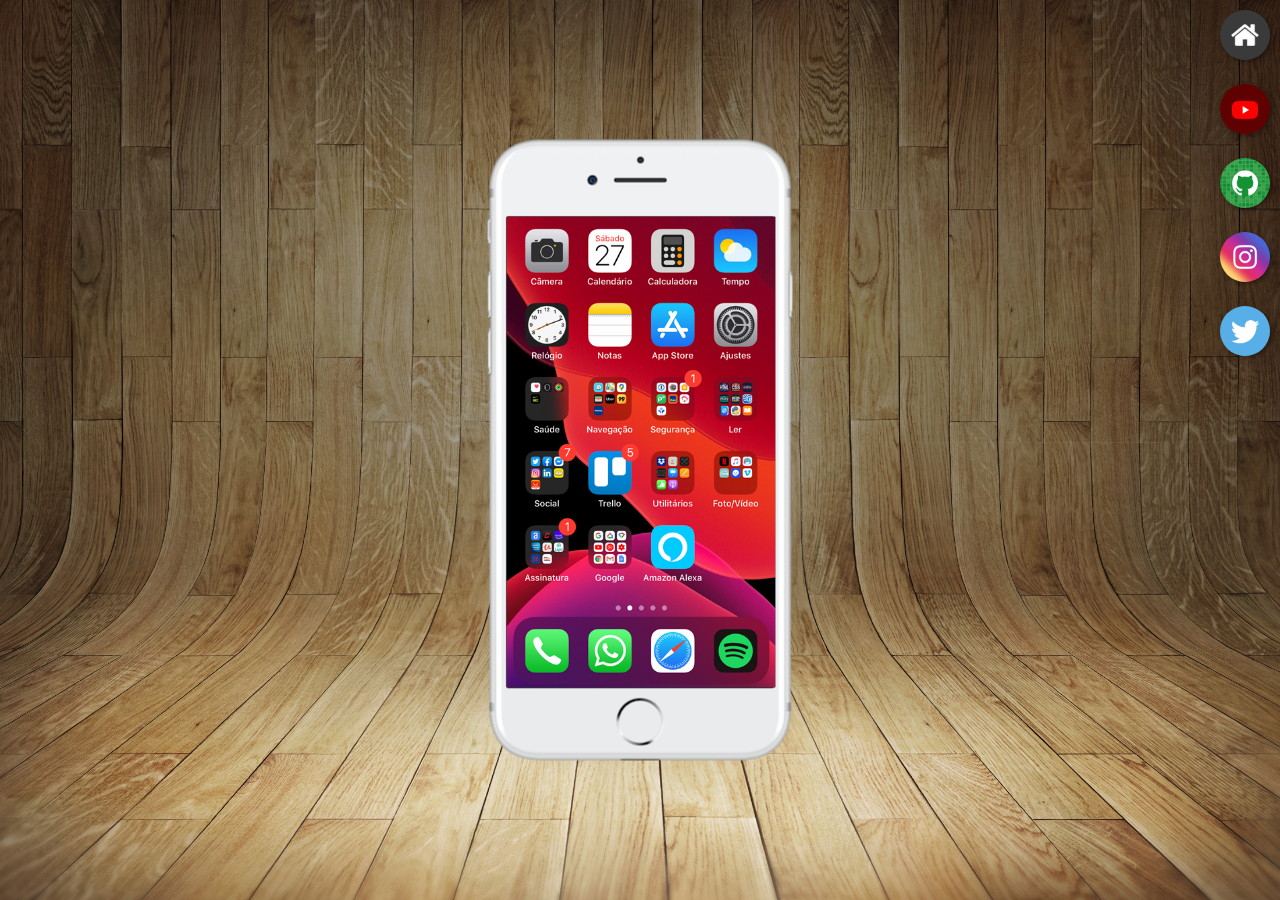
<file: index.html>
<!DOCTYPE html>
<html lang="pt-br">
<head>
    <meta charset="UTF-8">
    <meta name="viewport" content="width=device-width, initial-scale=1.0">
    <link rel="shortcut icon" href="favicon.ico" type="image/x-icon">
    <link rel="stylesheet" href="estilos/style.css">
    <title>Projeto redes Sociais</title>
</head>
<body>
    <main>
        <section id="telefone">
            <iframe src="home.html" frameborder="0" name="tela" id="tela"> [Seu navegador não é compativel] </iframe>
        </section>
        <section id="redes-sociais">
            <a href="home.html" target="tela"><img src="imagens/logo-home.jpg" alt="home"></a><br>
            <a href="youtube.html" target="tela"><img src="imagens/logo-youtube.jpg" alt="youtube"></a><br>
            <a href="github.html" target="tela"><img src="imagens/logo-github.jpg" alt="GitHub"></a><br>
            <a href="instagram.html" target="tela"><img src="imagens/logo-instagram.jpg" alt="Instagram"></a><br>
            <a href="twitter.html" target="tela"><img src="imagens/logo-twitter.jpg" alt="logo-twitter"></a><br>
        </section>
    </main>
</body>
</html>
</file>
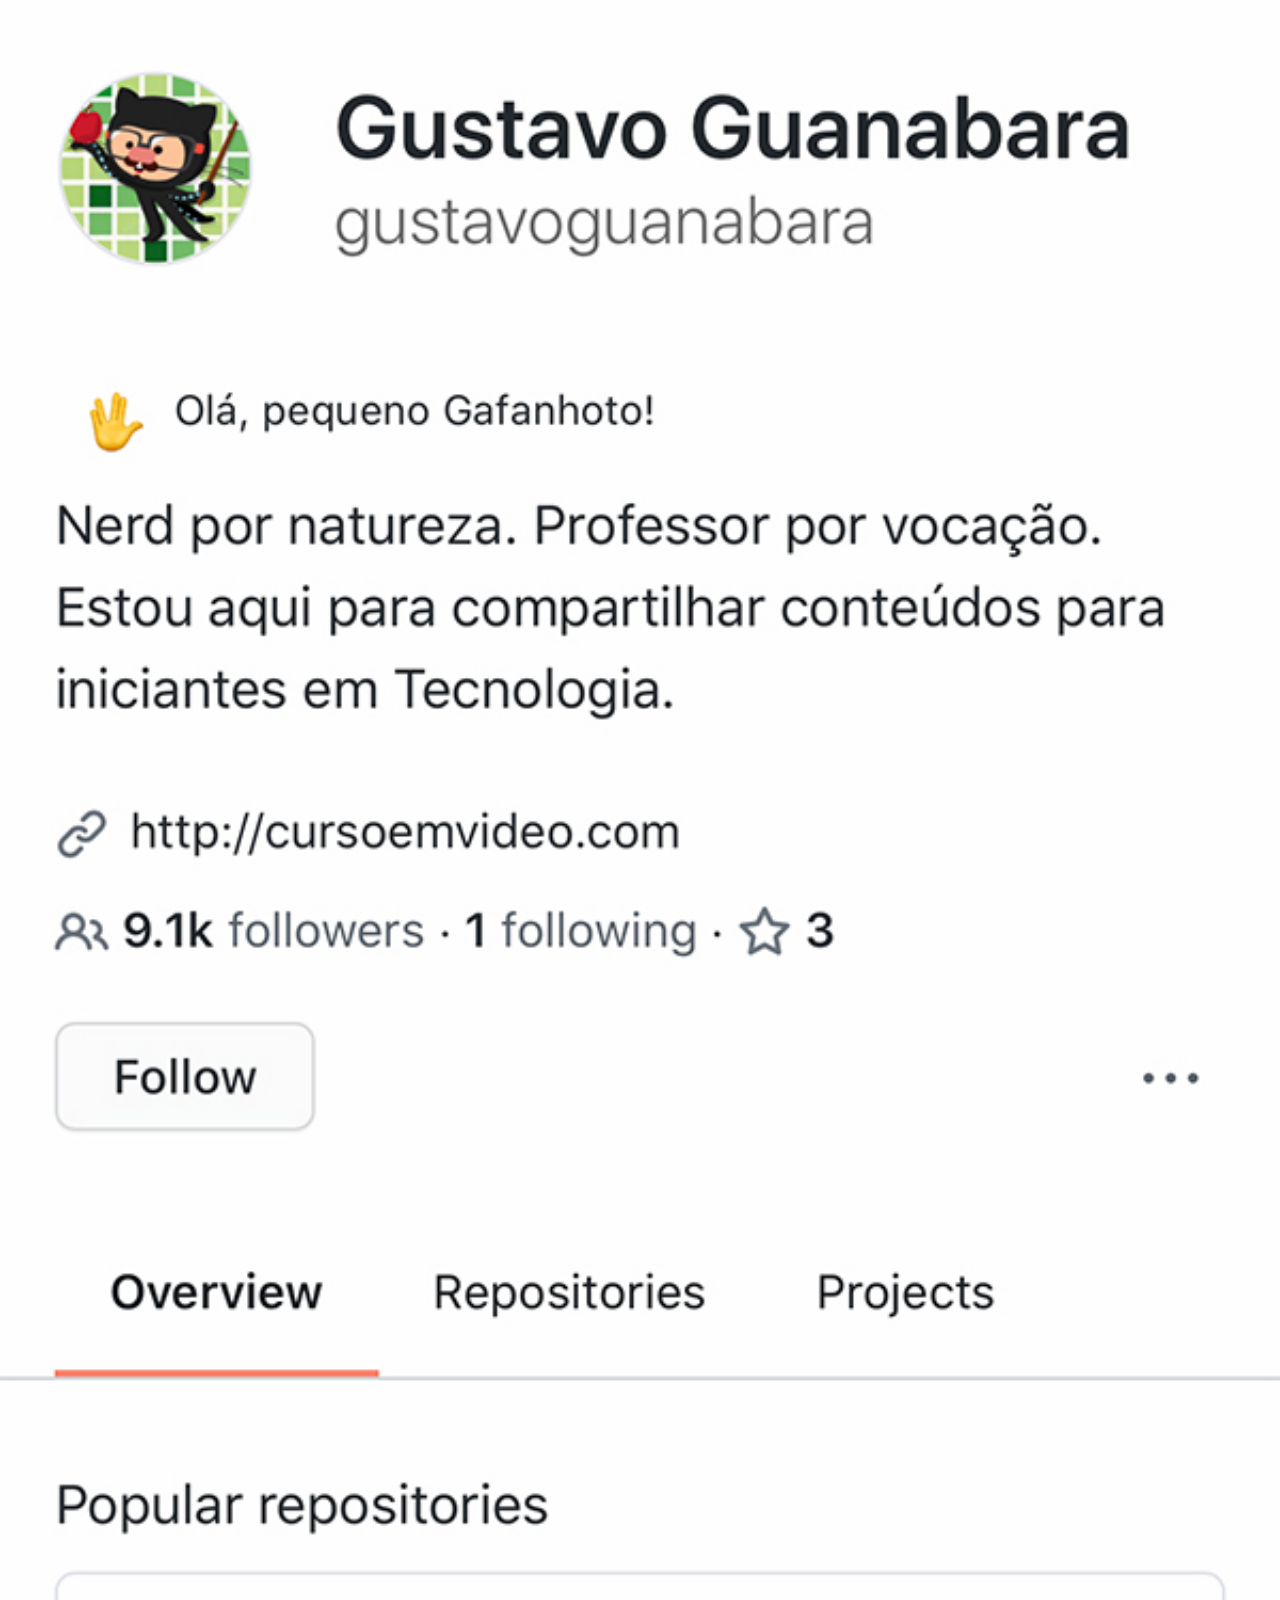
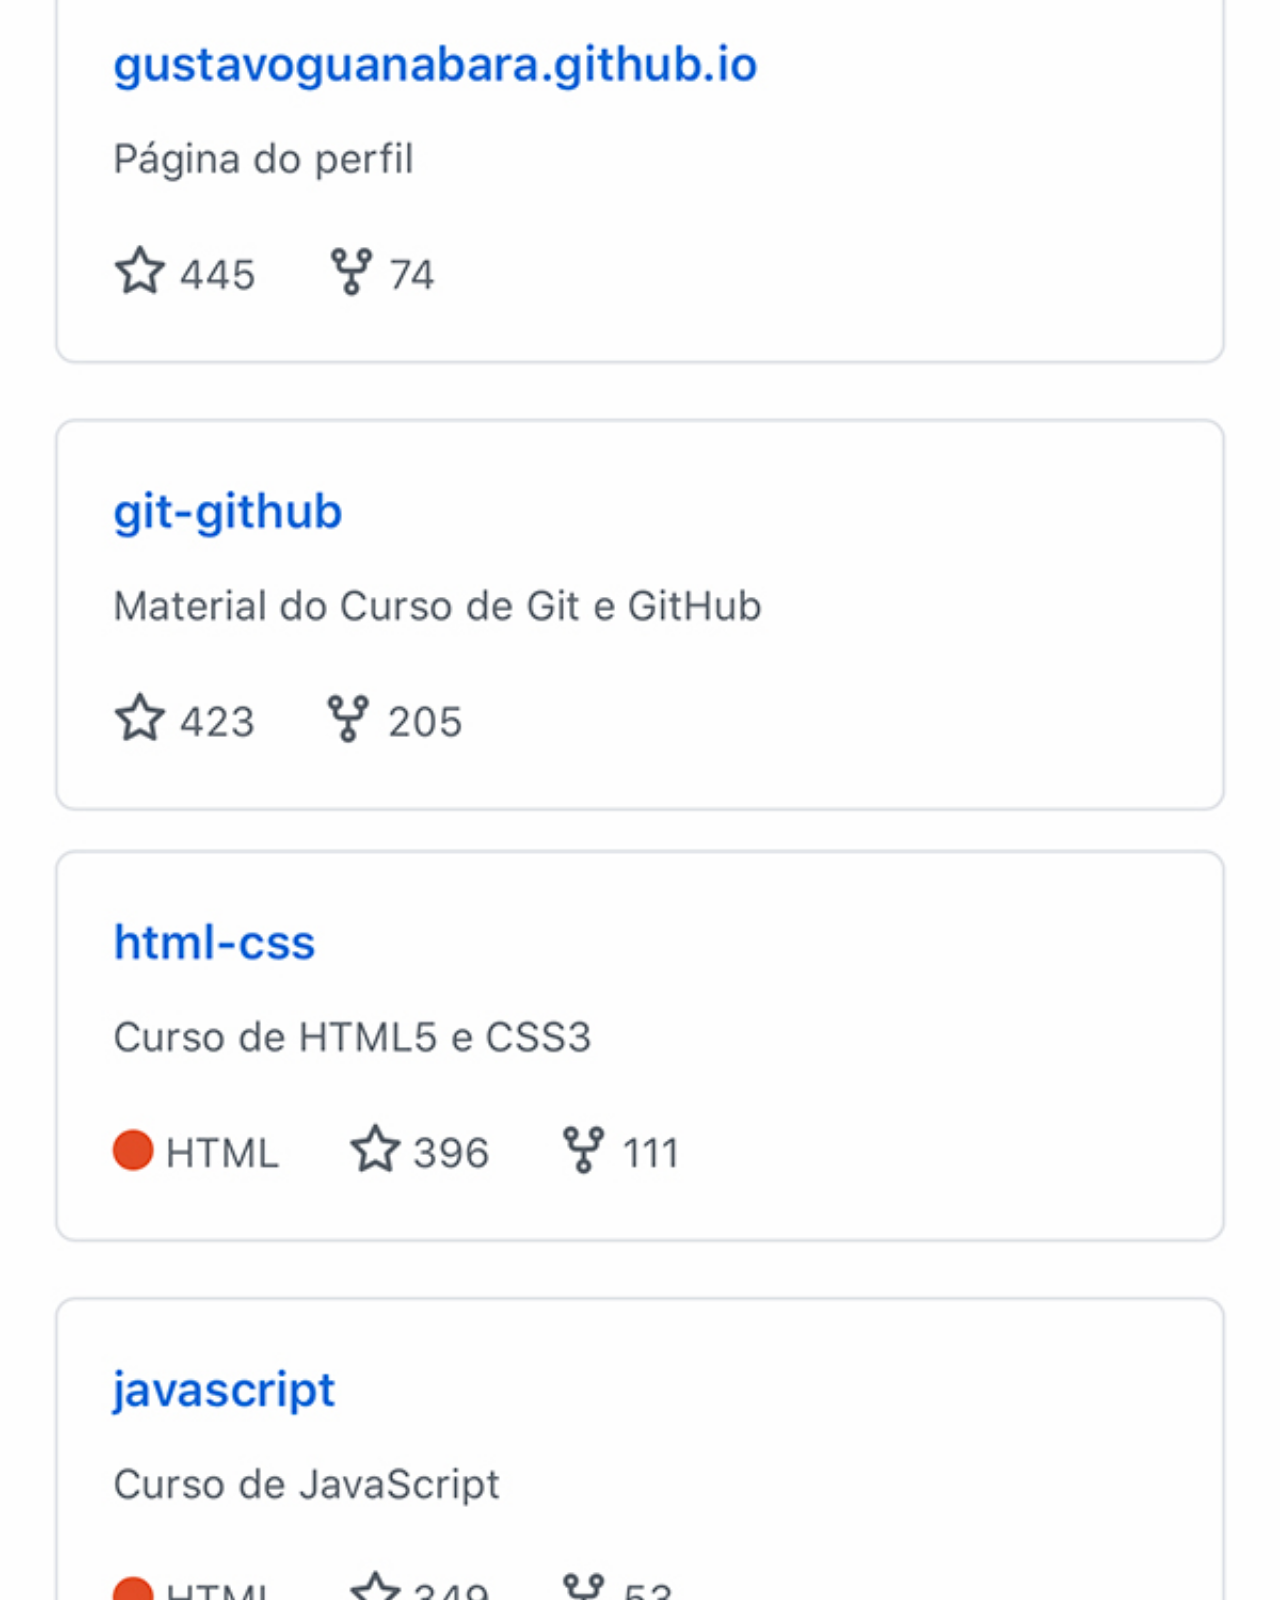
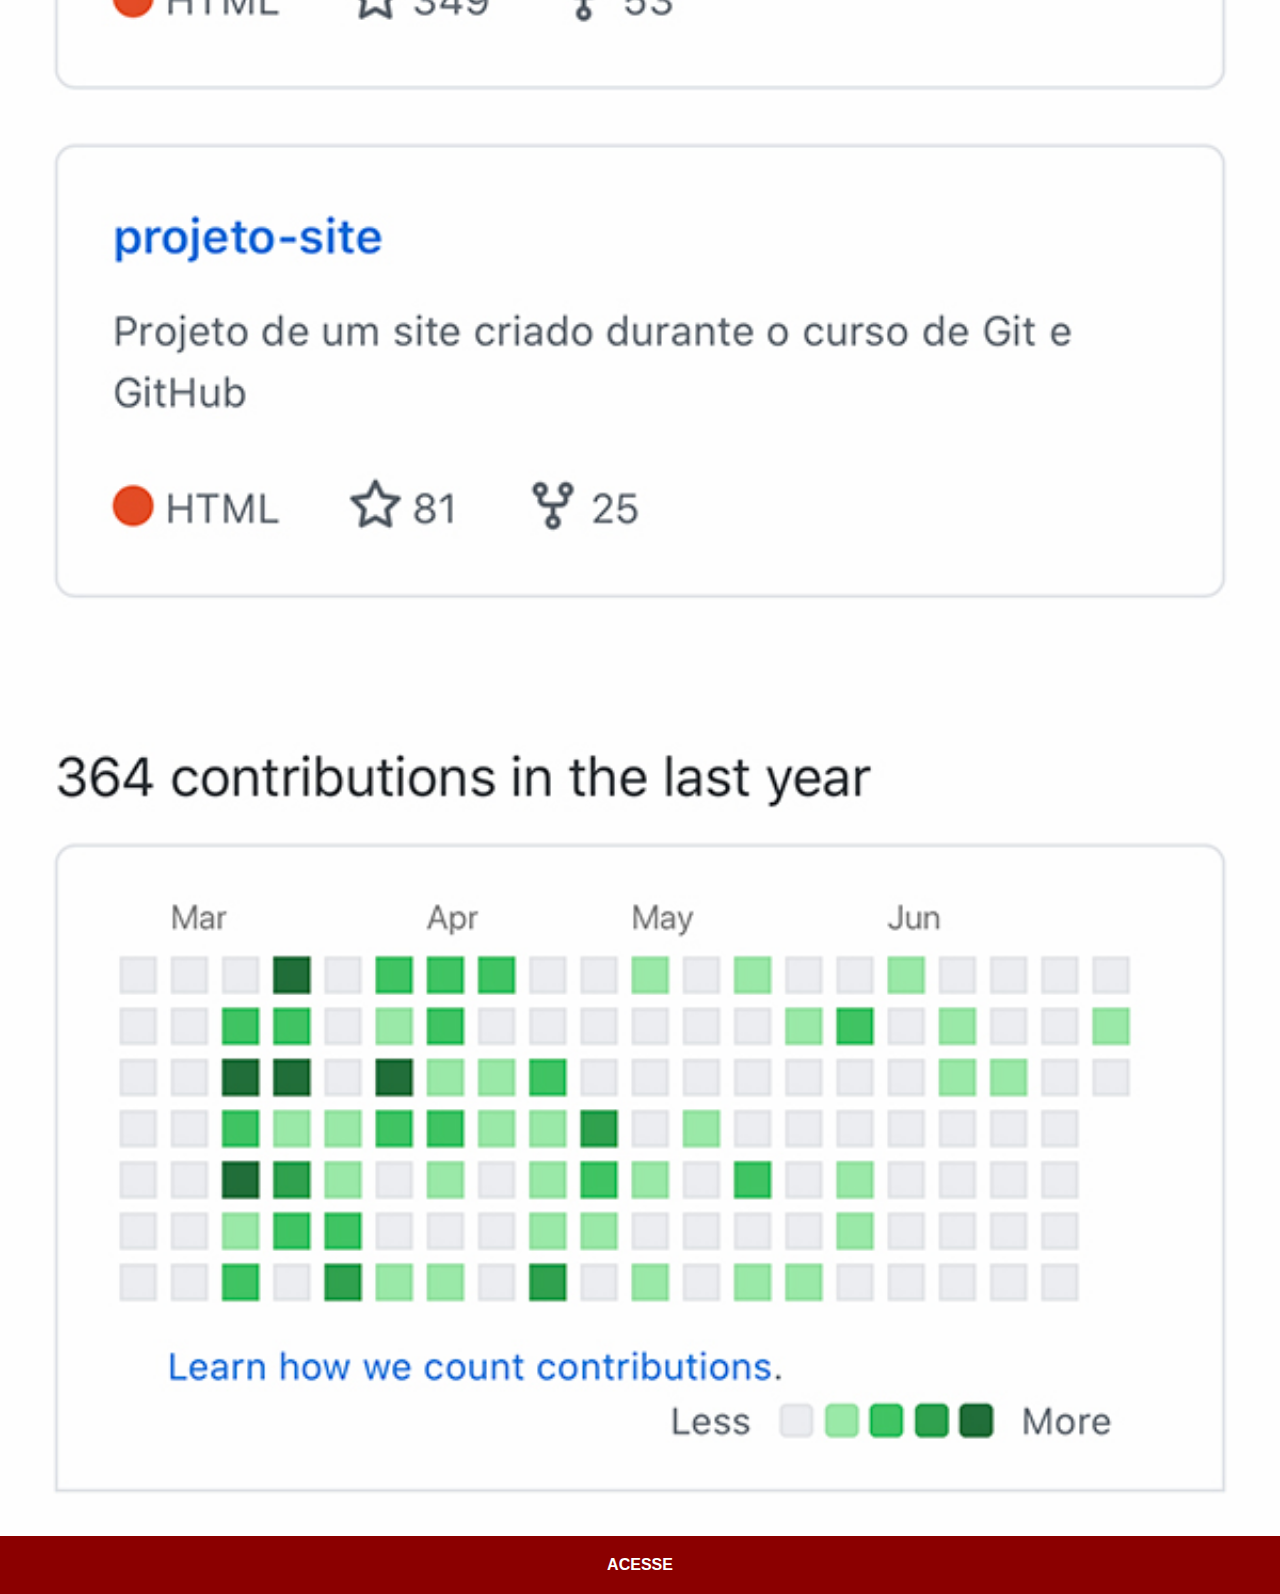
<file: github.html>
<!DOCTYPE html>
<html lang="pt-br">
<head>
    <meta charset="UTF-8">
    <meta name="viewport" content="width=device-width, initial-scale=1.0">
    <title>GitHub</title>
    <link rel="stylesheet" href="estilos/social.css">
</head>
<body>
    <img src="imagens/tela-github.jpg" alt="GitHub">
    <a href="https://github.com/JhuzeVicthor" target="_blank">ACESSE</a>
</body>
</html>
</file>
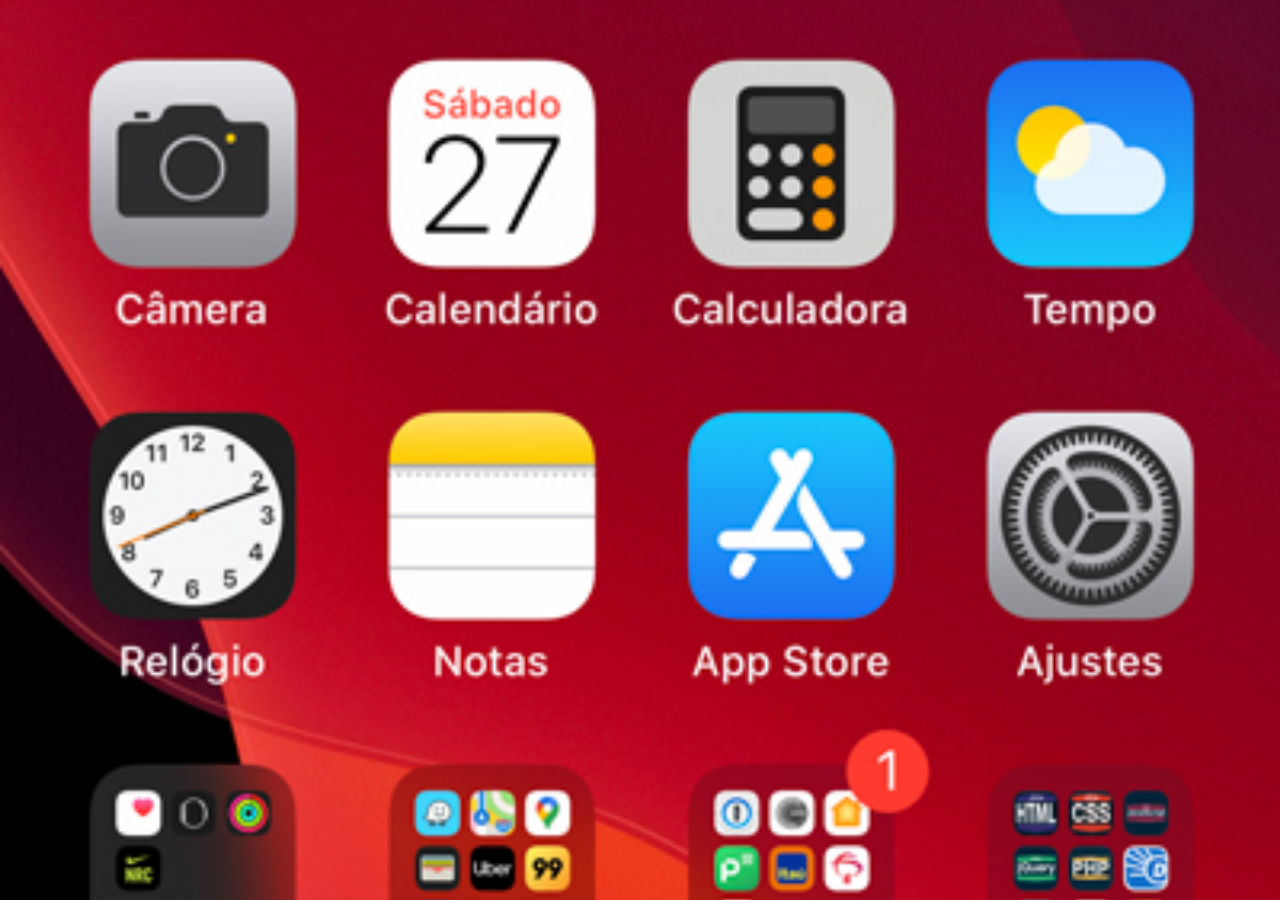
<file: home.html>
<!DOCTYPE html>
<html lang="pt-br">
<head>
    <meta charset="UTF-8">
    <meta name="viewport" content="width=device-width, initial-scale=1.0">
    <title>Home</title>
    <style>
        *{
            margin: 0px;
            padding: 0px;
        }

        body{
            width: 100vw;
            height: 100vh;
            background: black url('imagens/tela-home.jpg') no-repeat top center;
            background-size: cover;
        }
    </style>
</head>
<body>
    
</body>
</html>
</file>
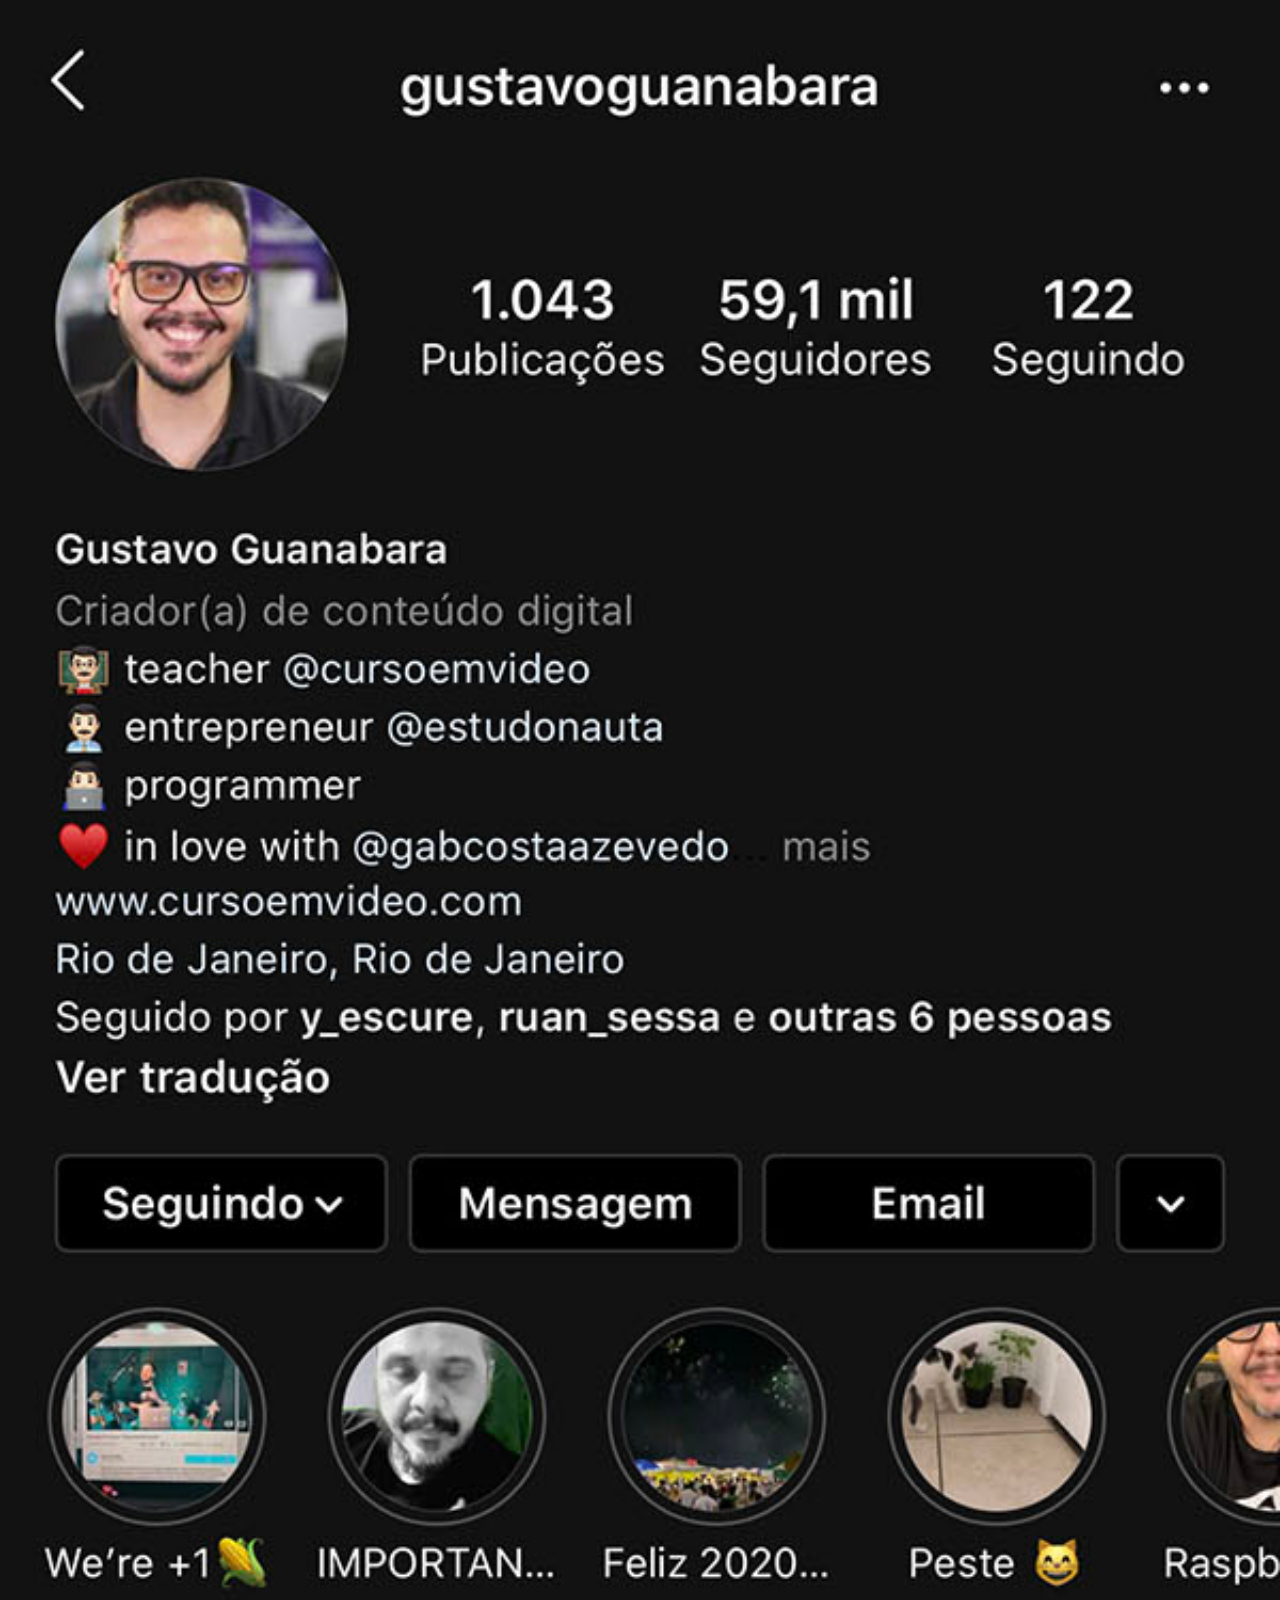
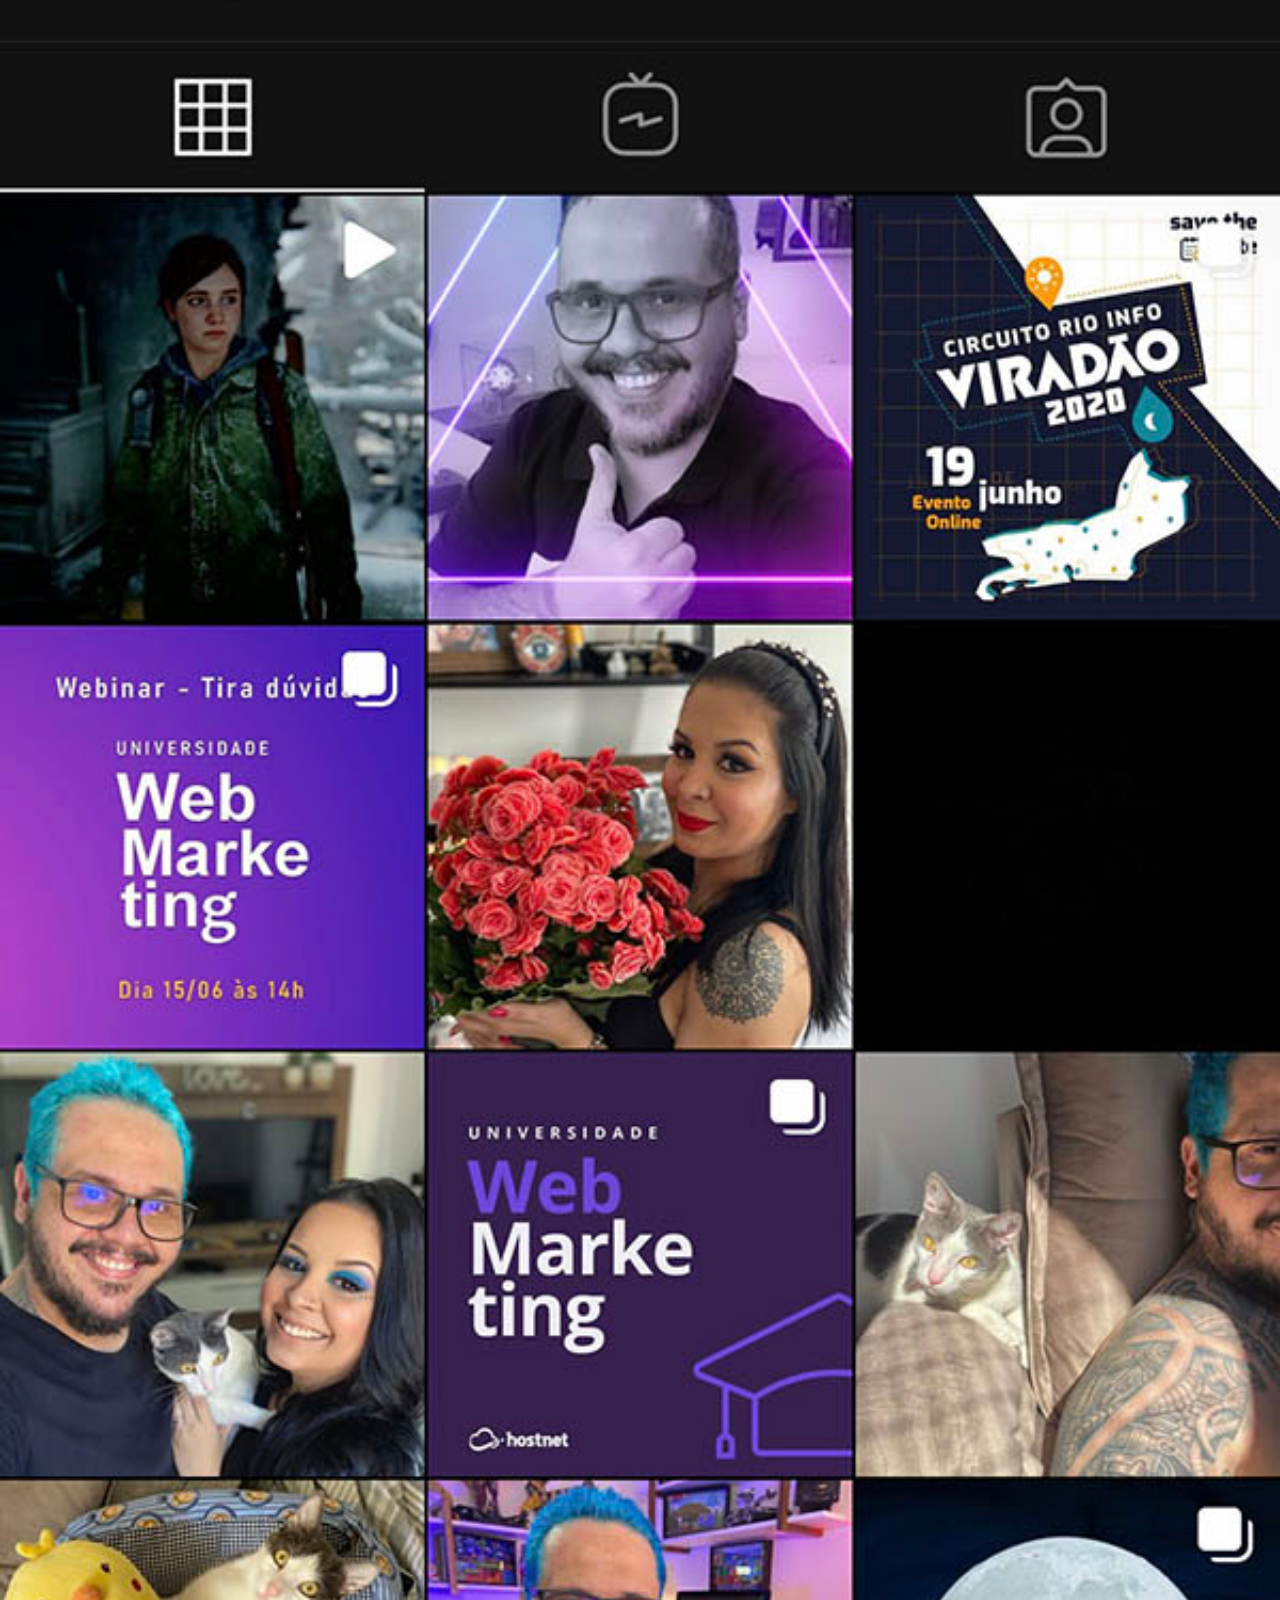
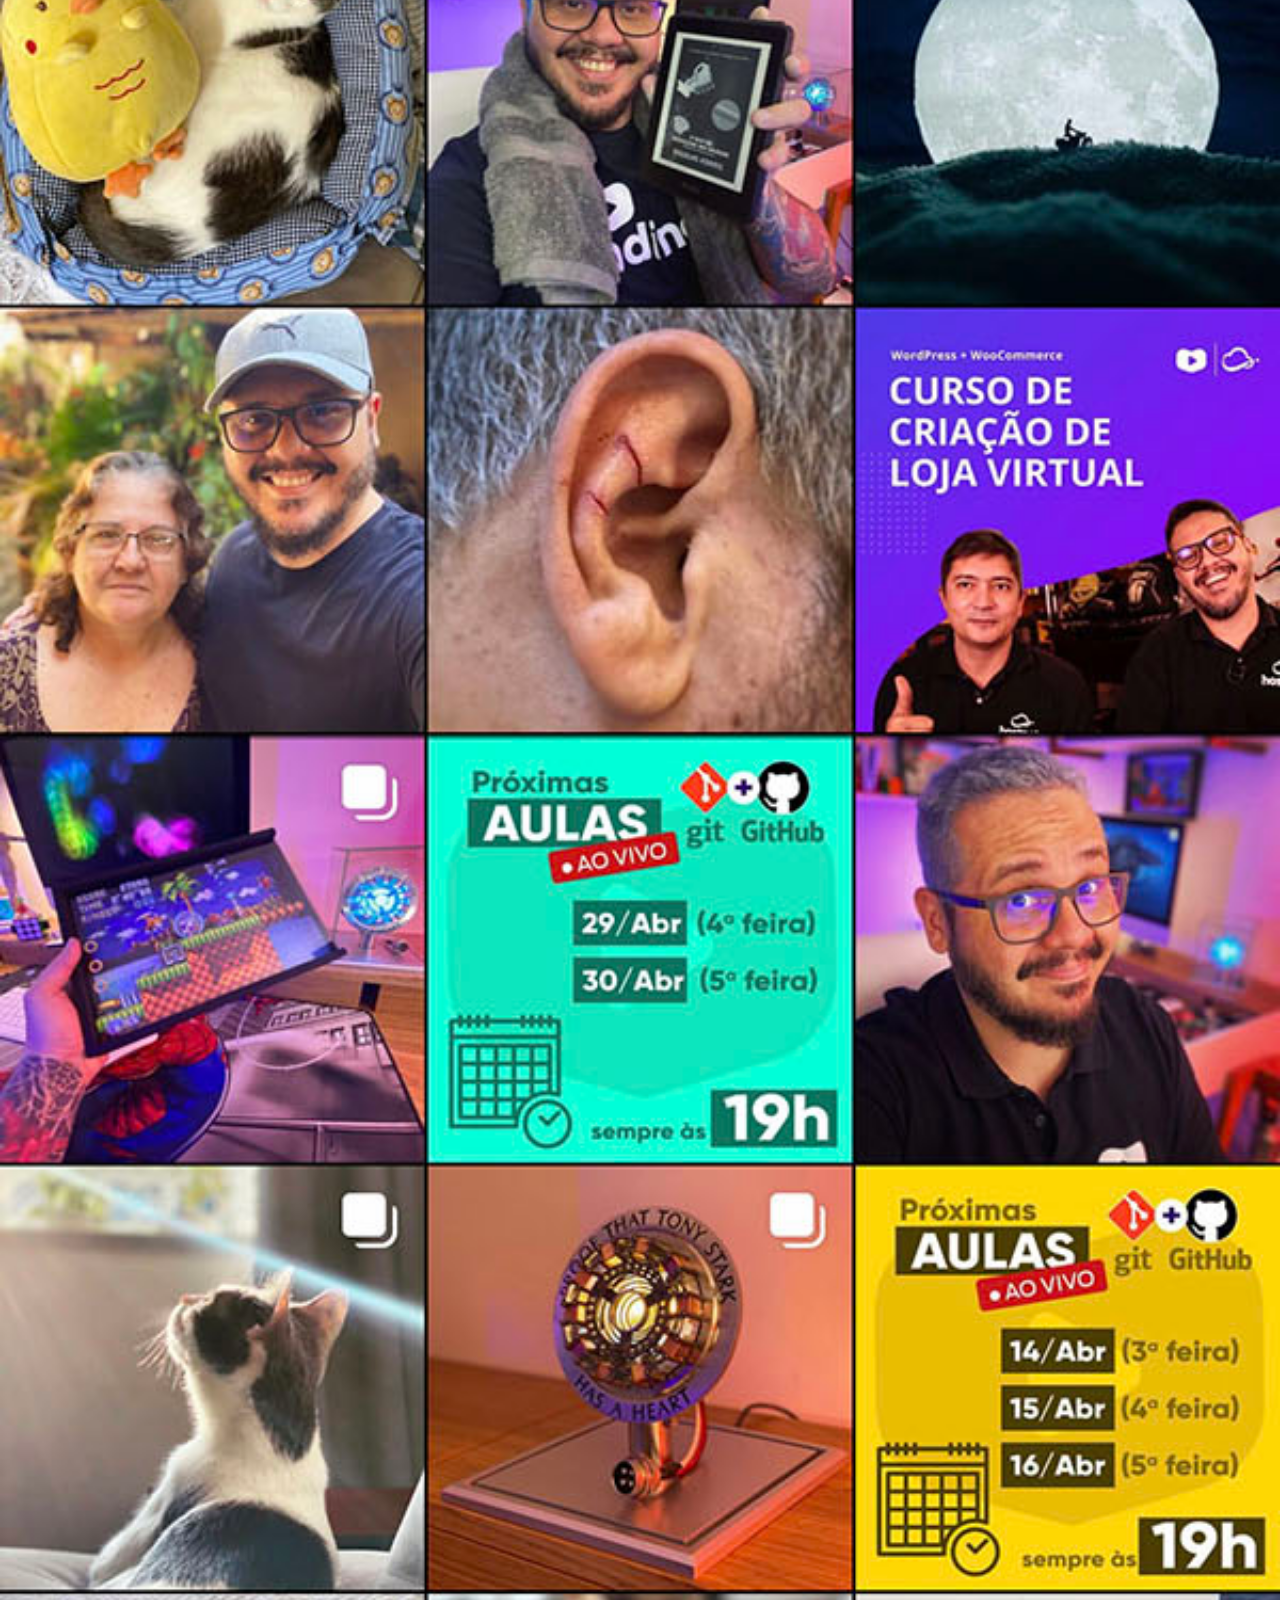
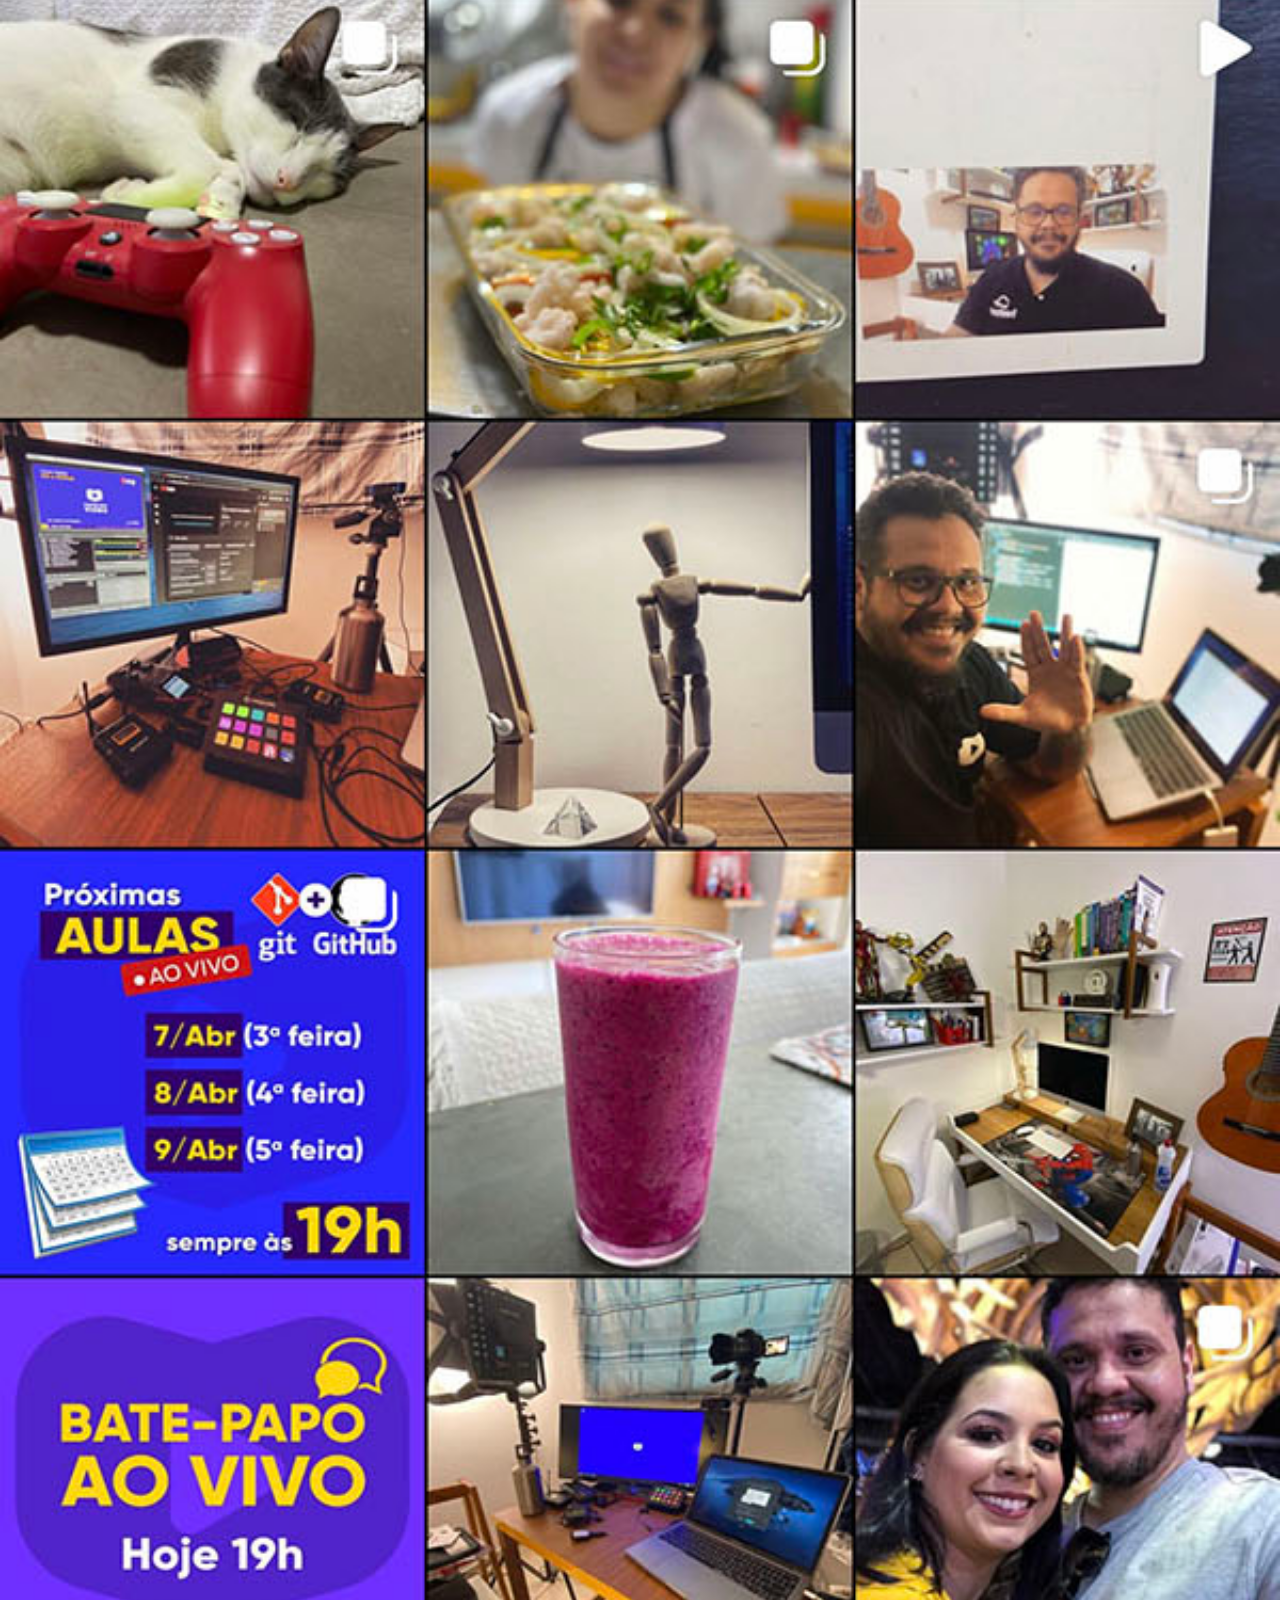
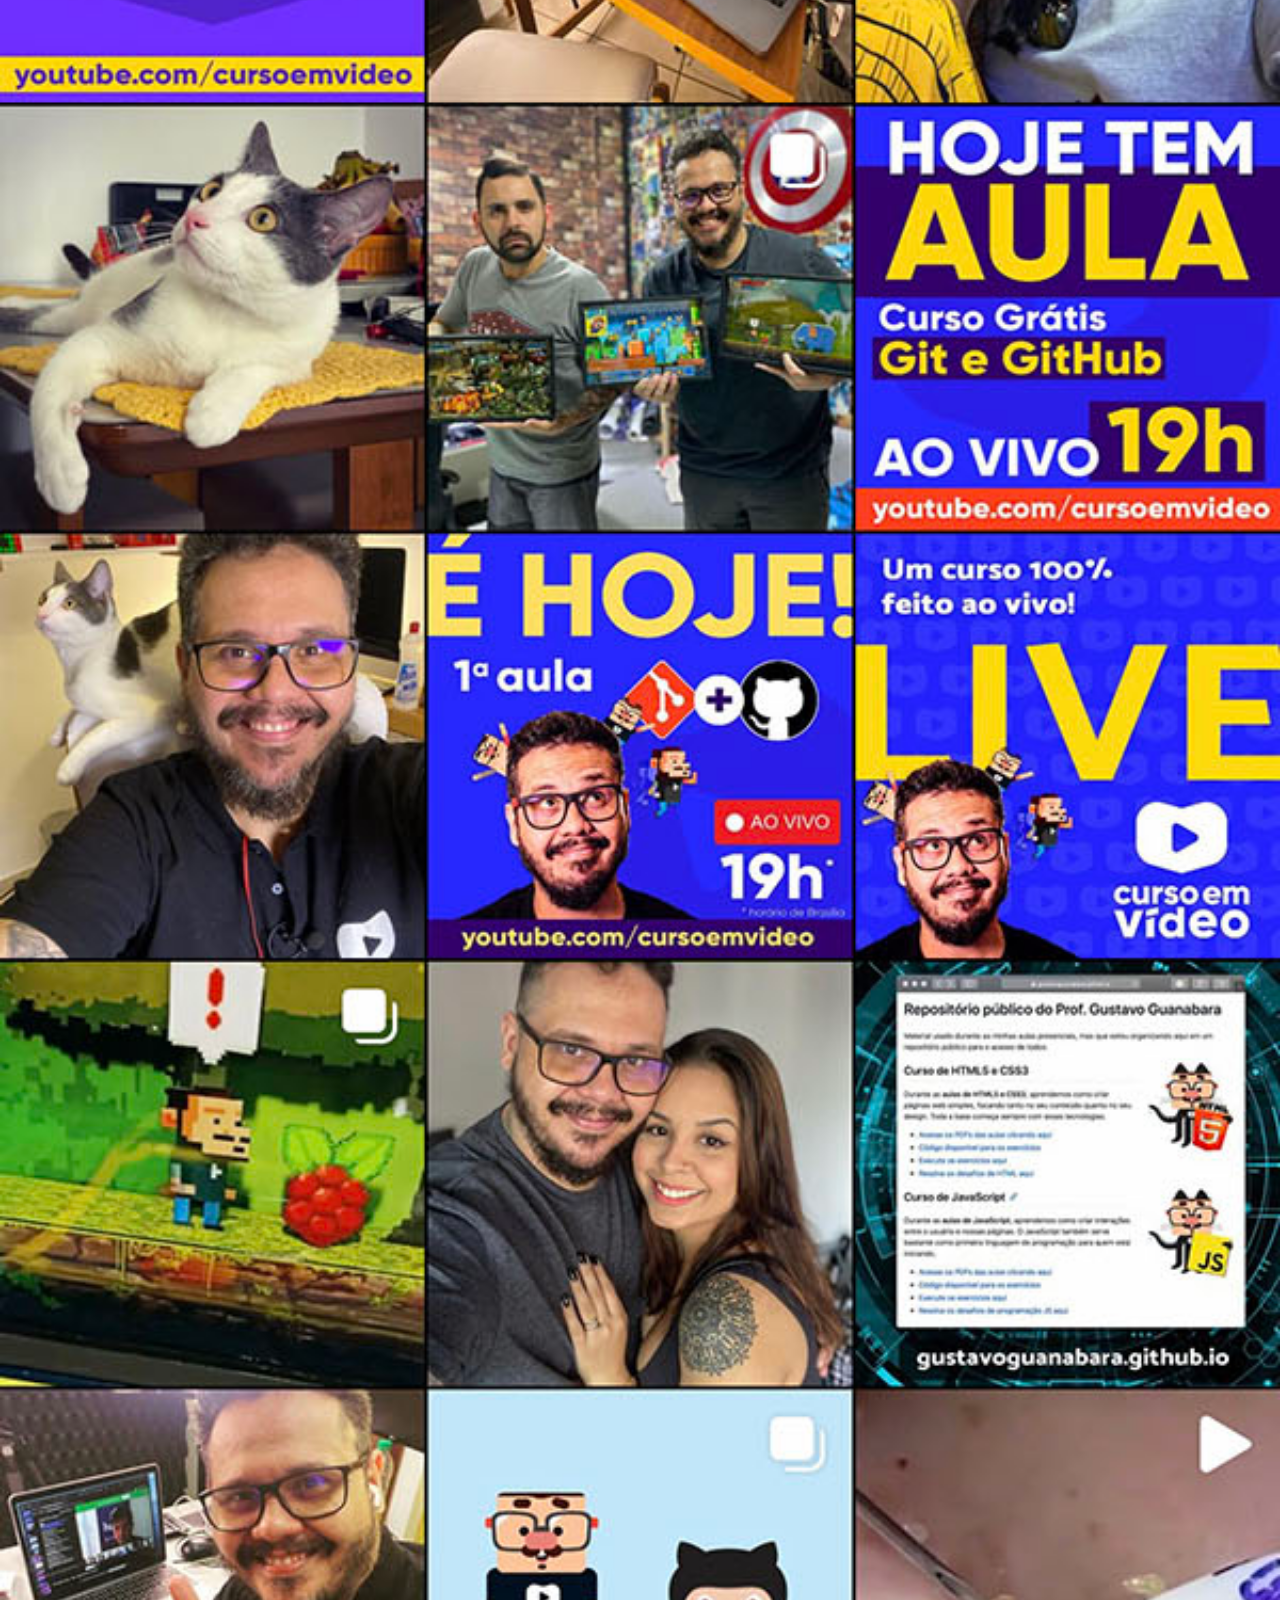
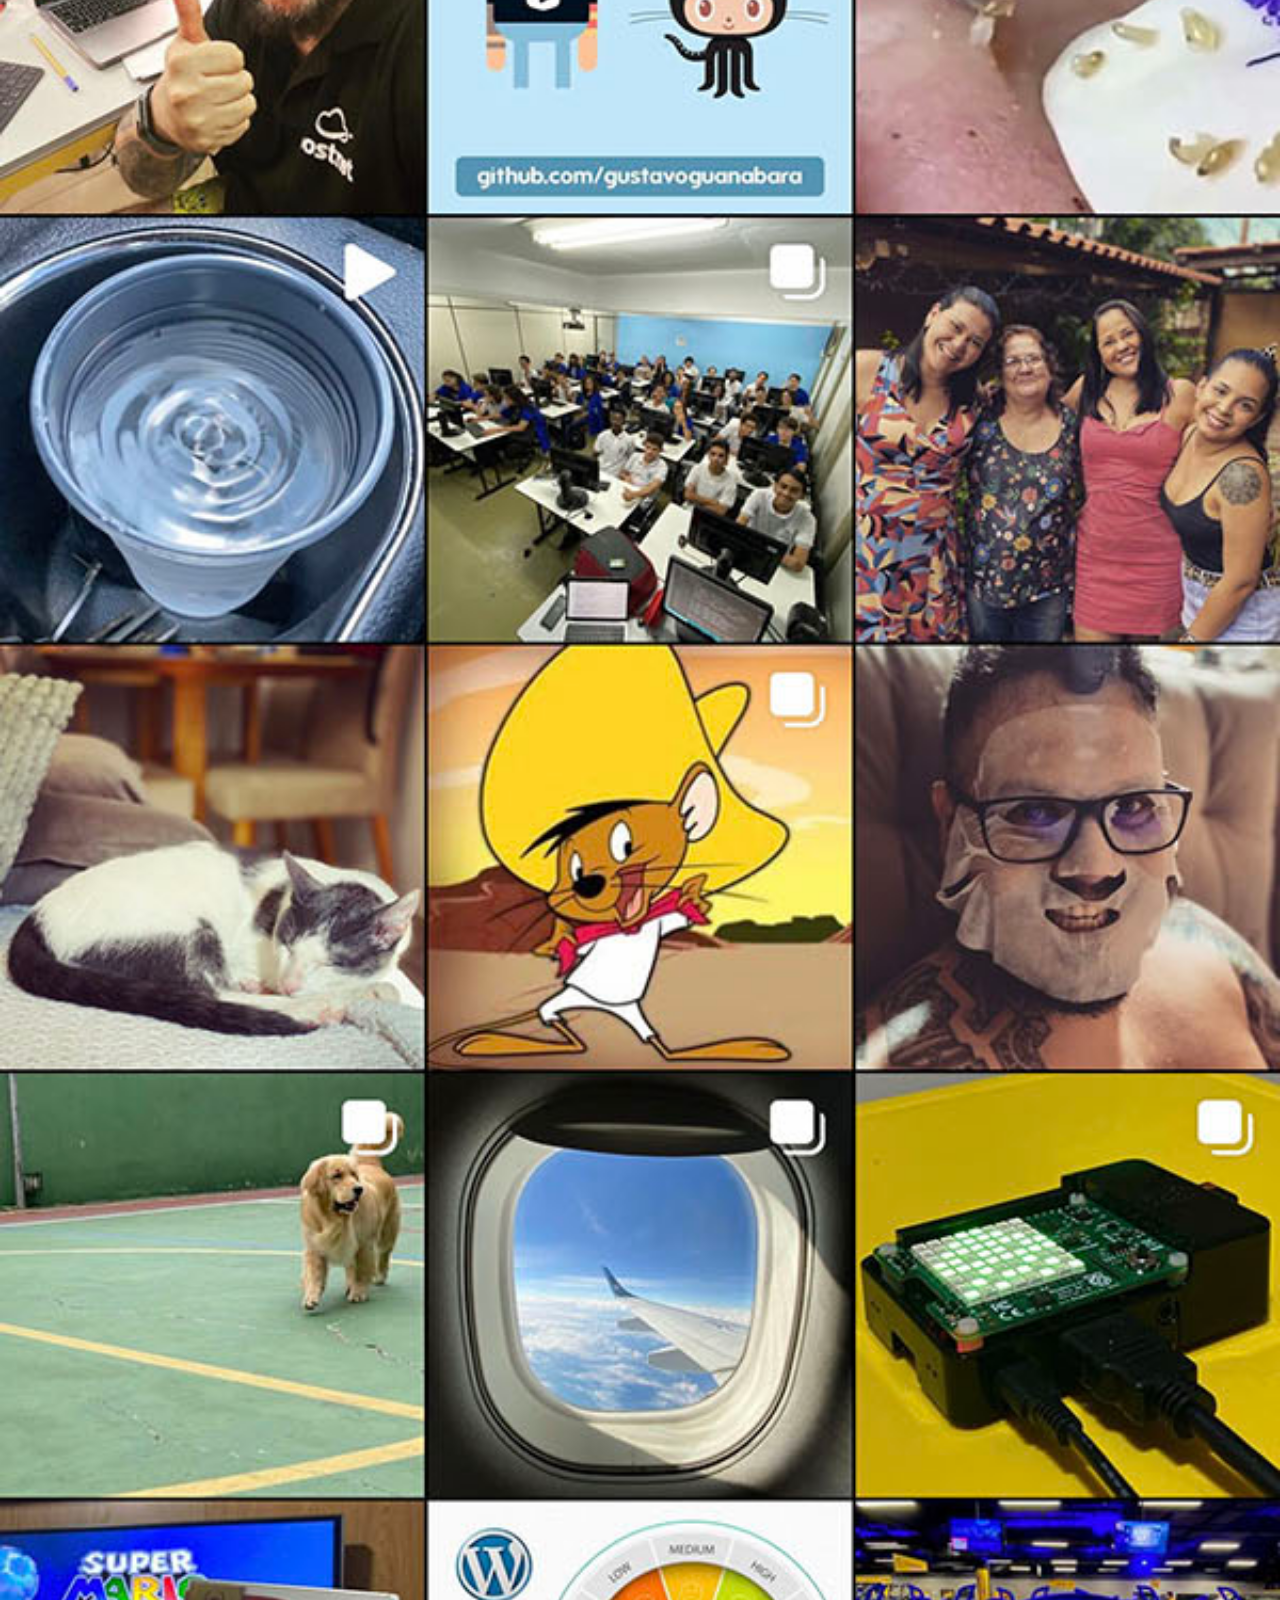
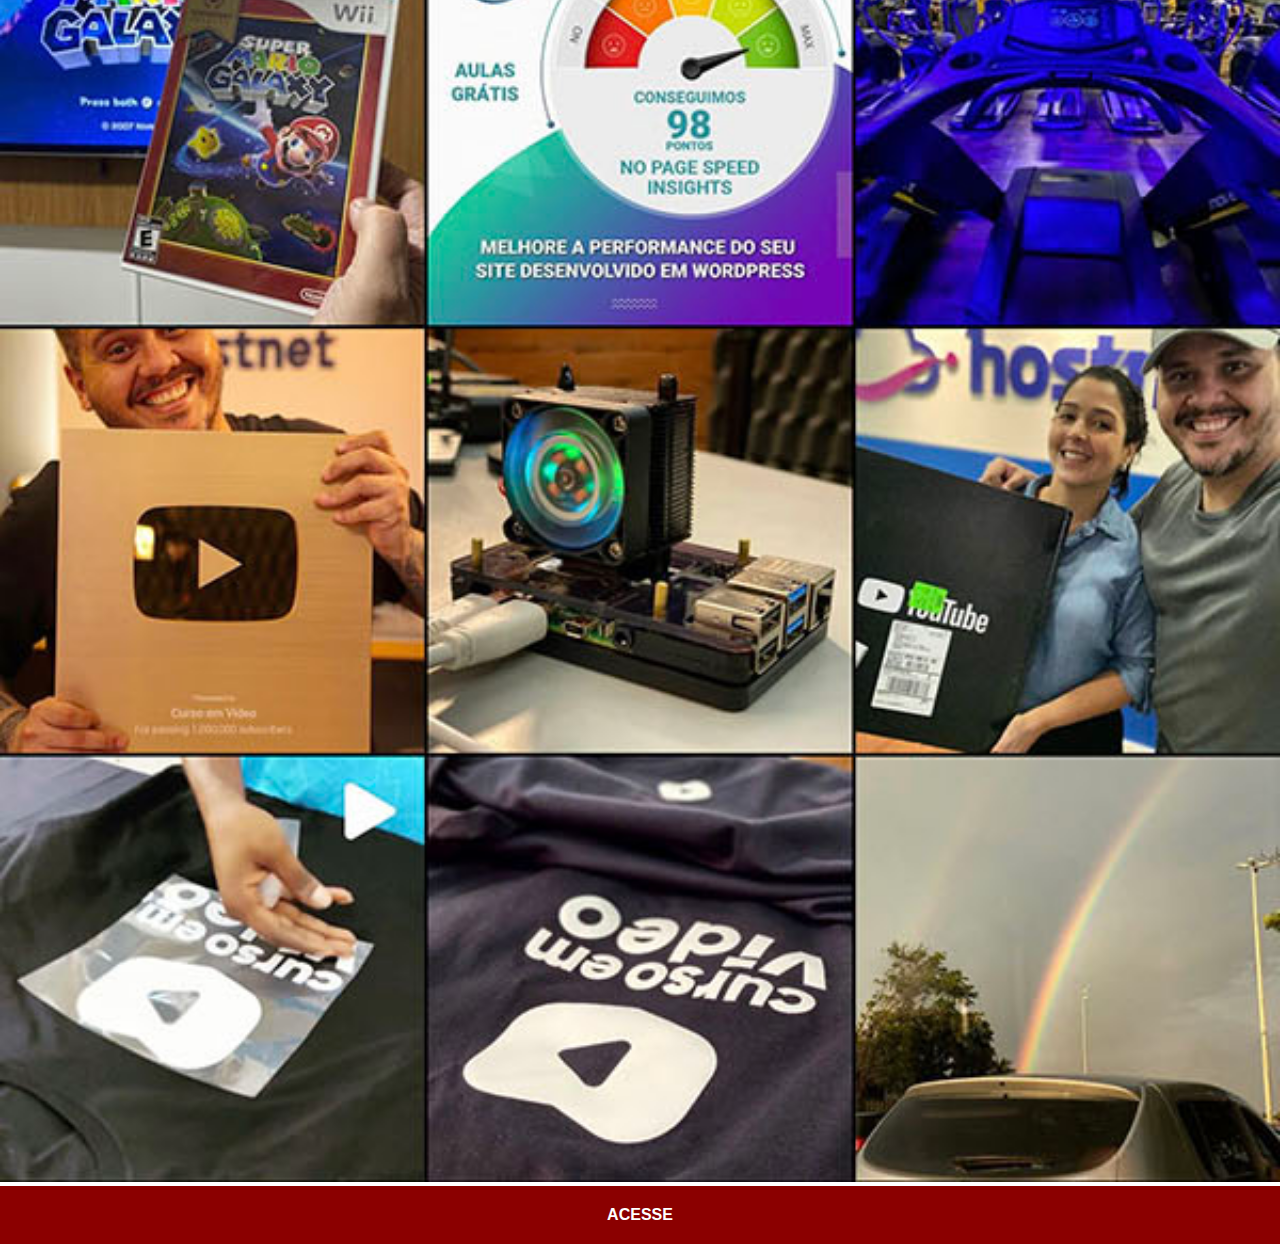
<file: instagram.html>
<!DOCTYPE html>
<html lang="pt-br">
<head>
    <meta charset="UTF-8">
    <meta name="viewport" content="width=device-width, initial-scale=1.0">
    <title>Instagram</title>
    <link rel="stylesheet" href="estilos/social.css">
</head>
<body>
    <img src="imagens/tela-instagram.jpg" alt="Instagram">
    <a href="https://www.instagram.com/jhuze_victhor/" target="_blank">ACESSE</a>
</body>
</html>
</file>
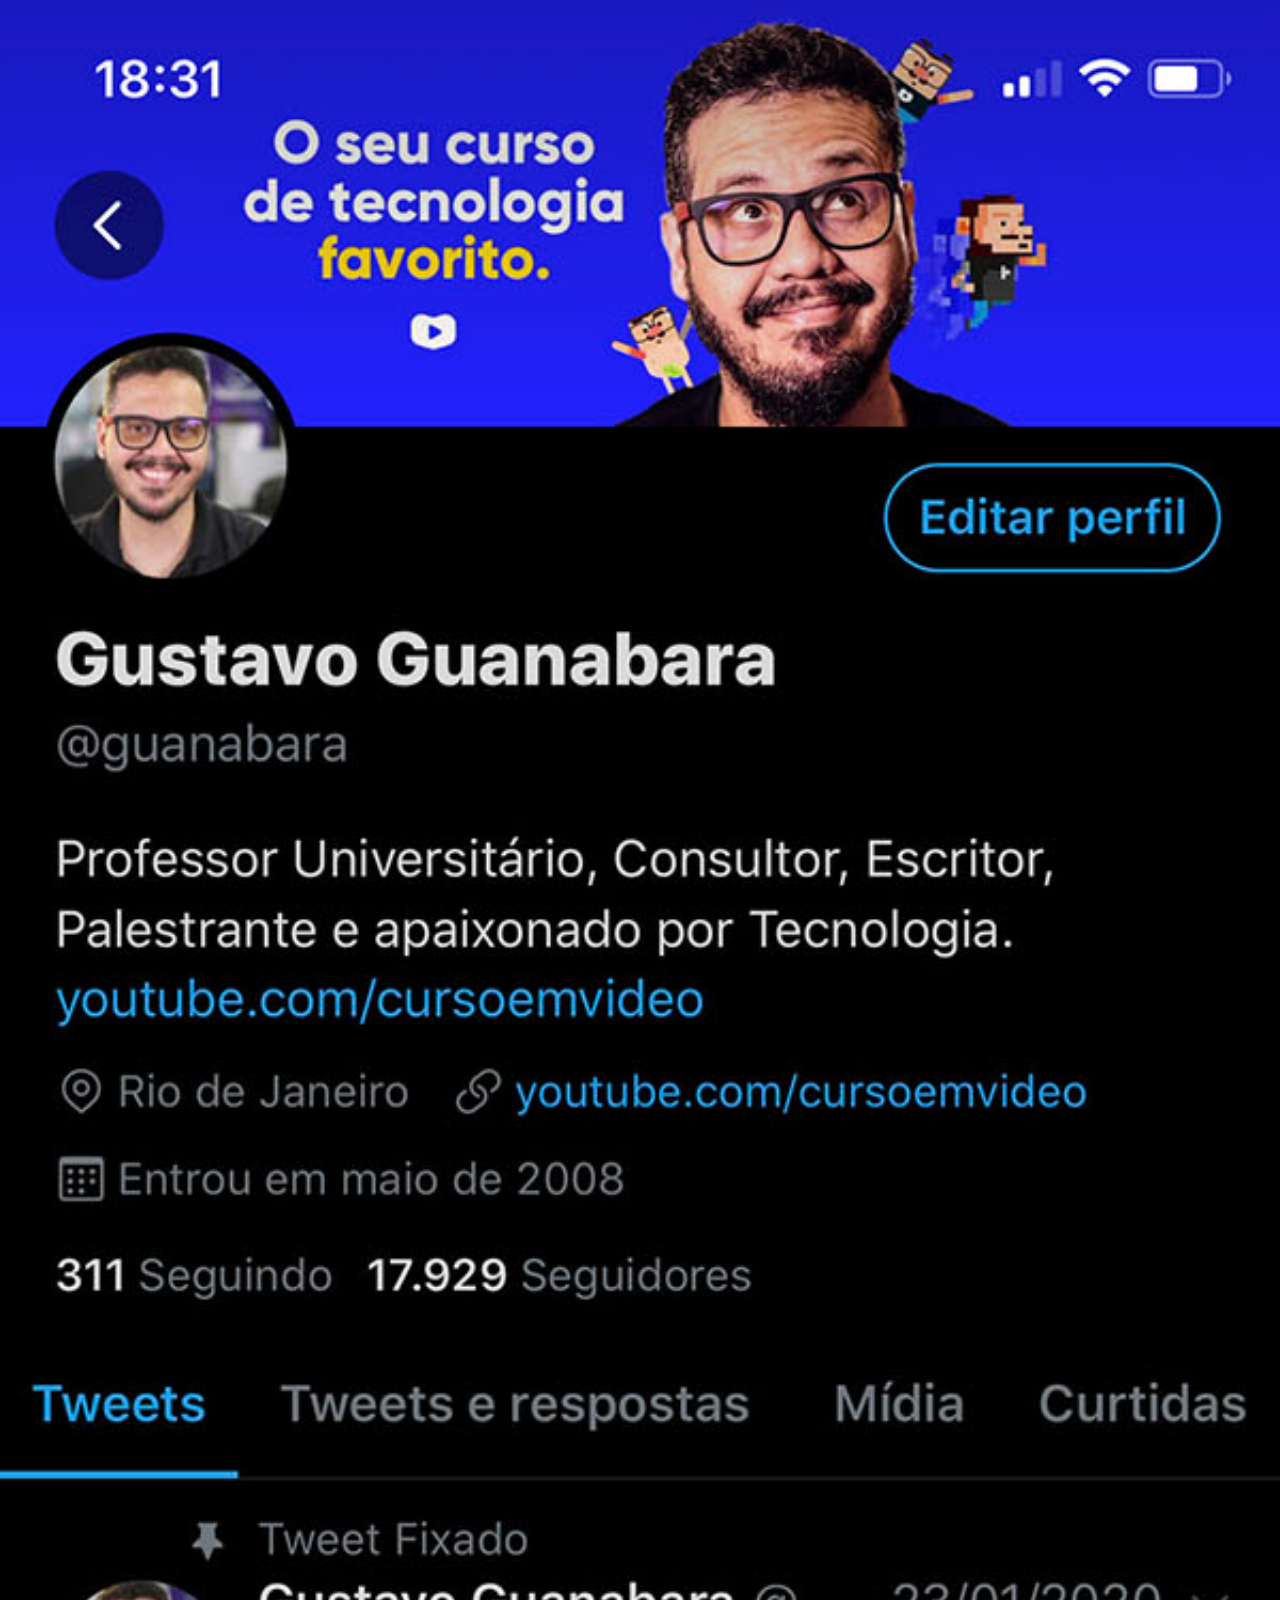
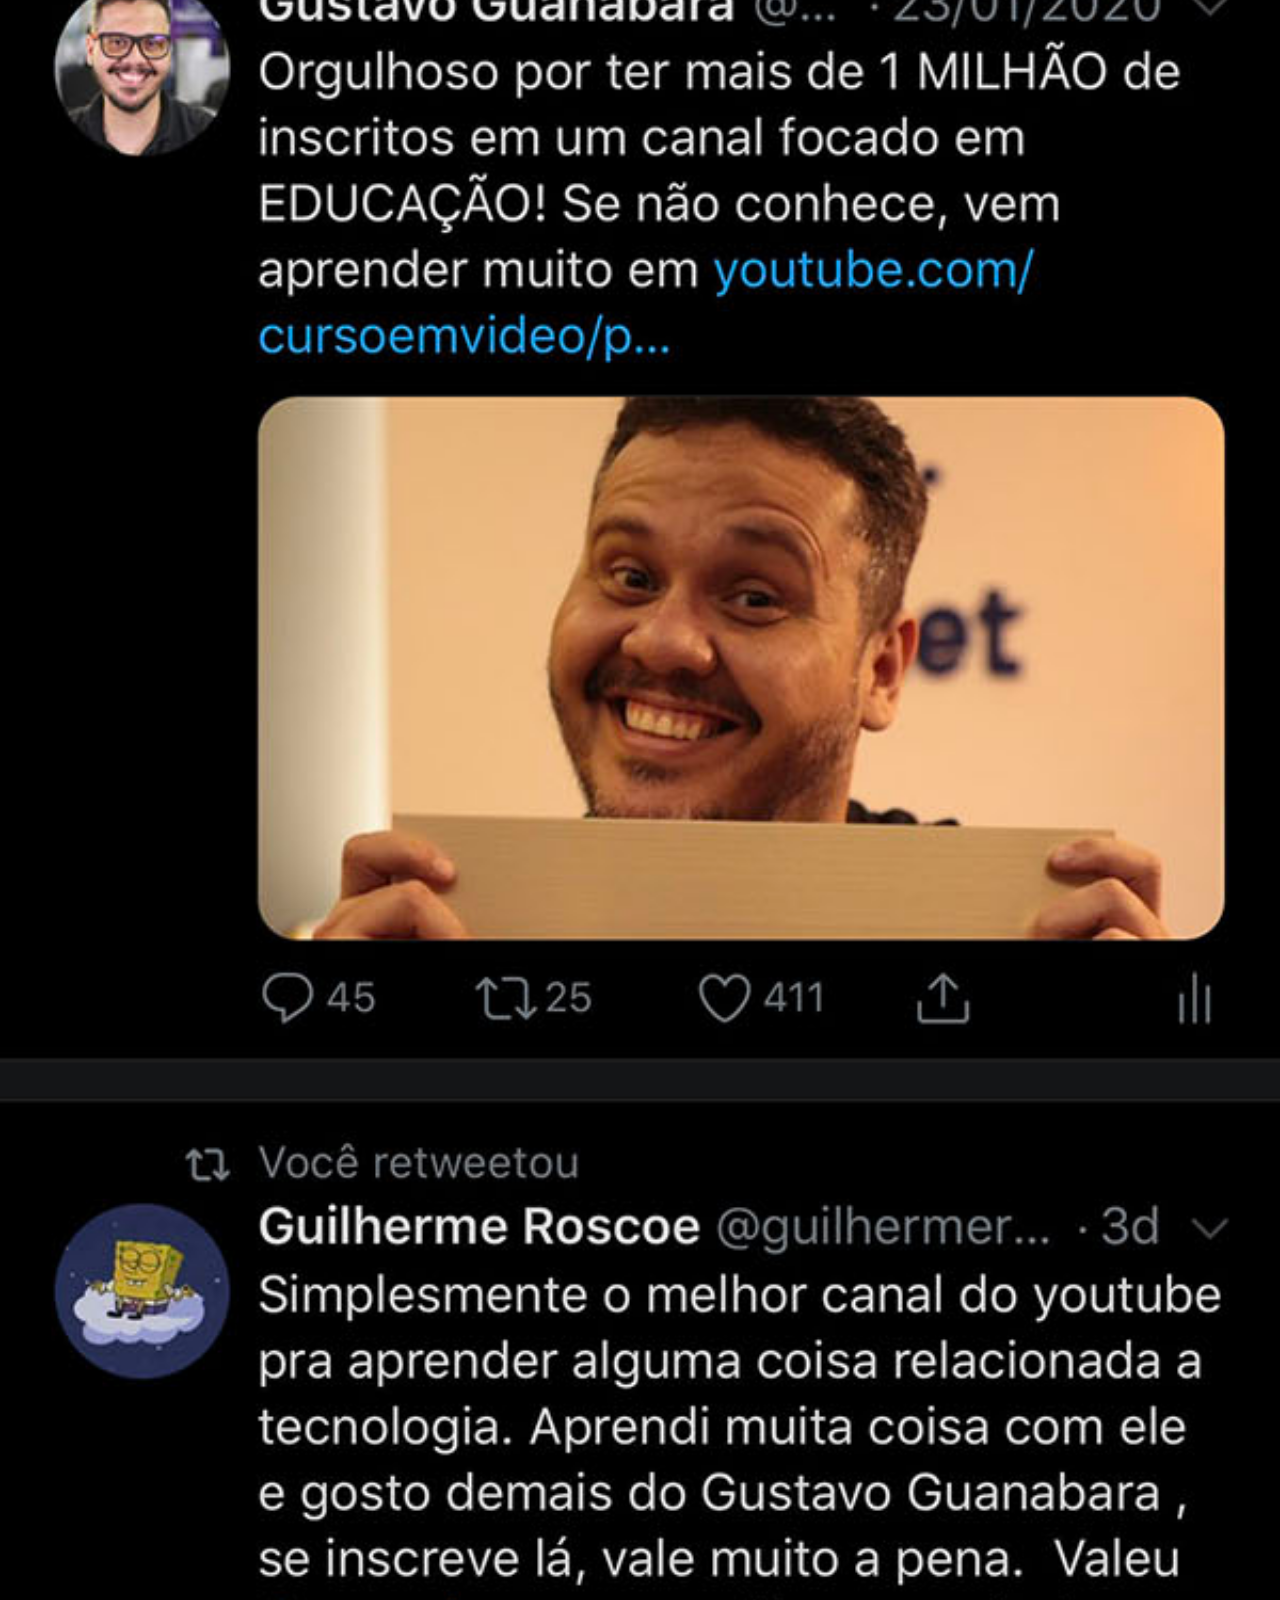
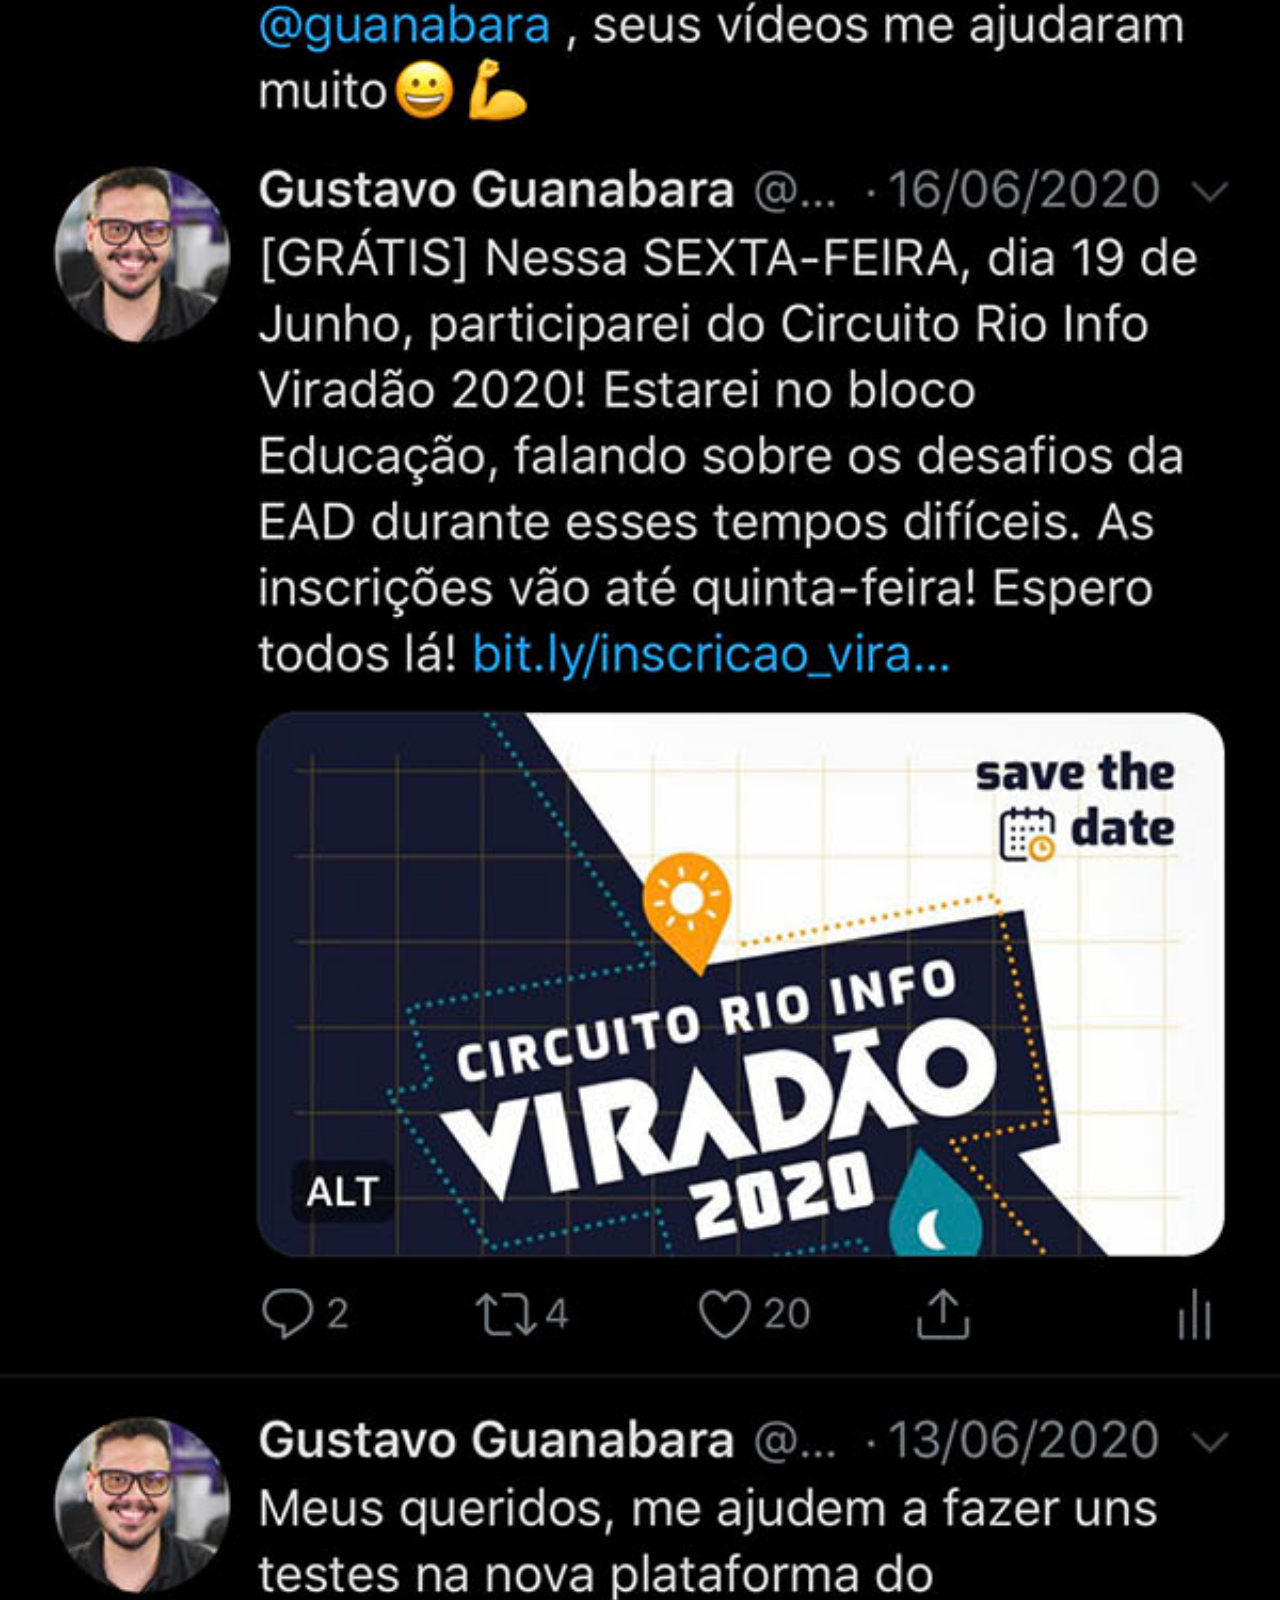
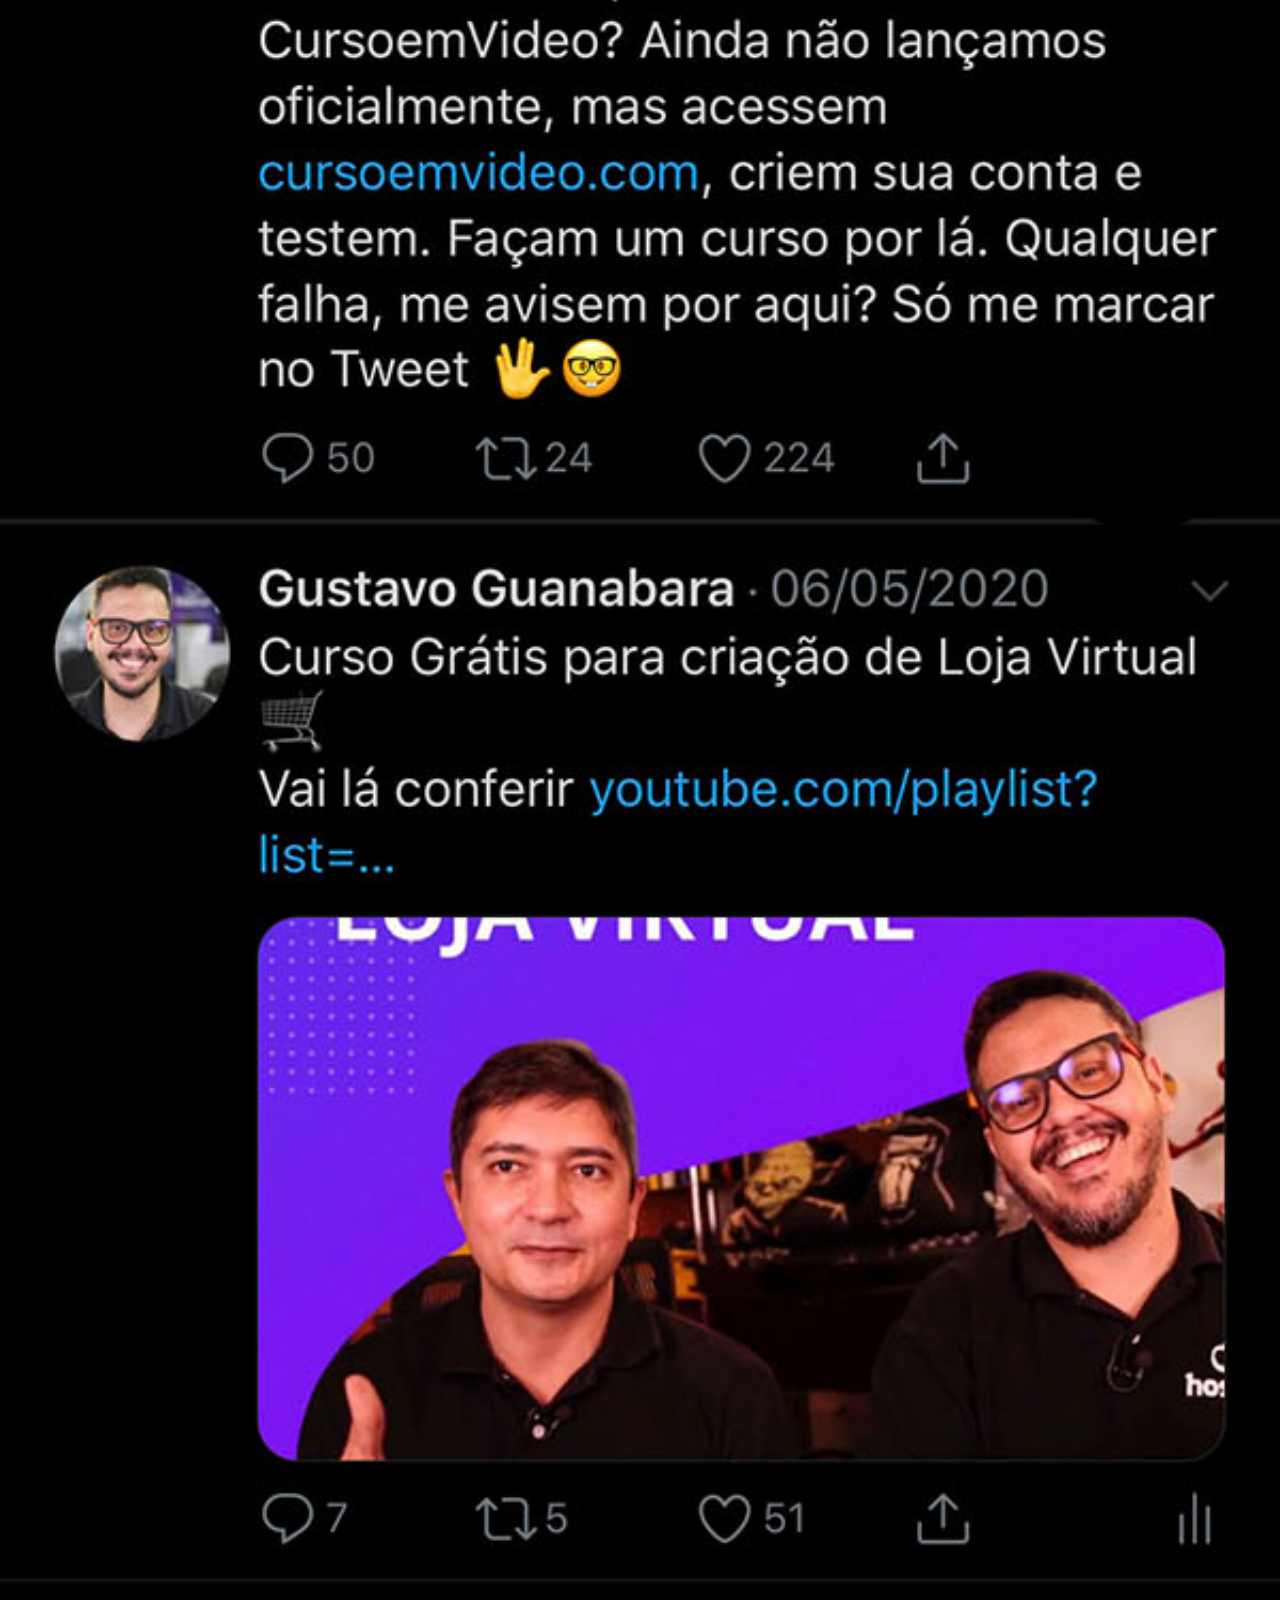
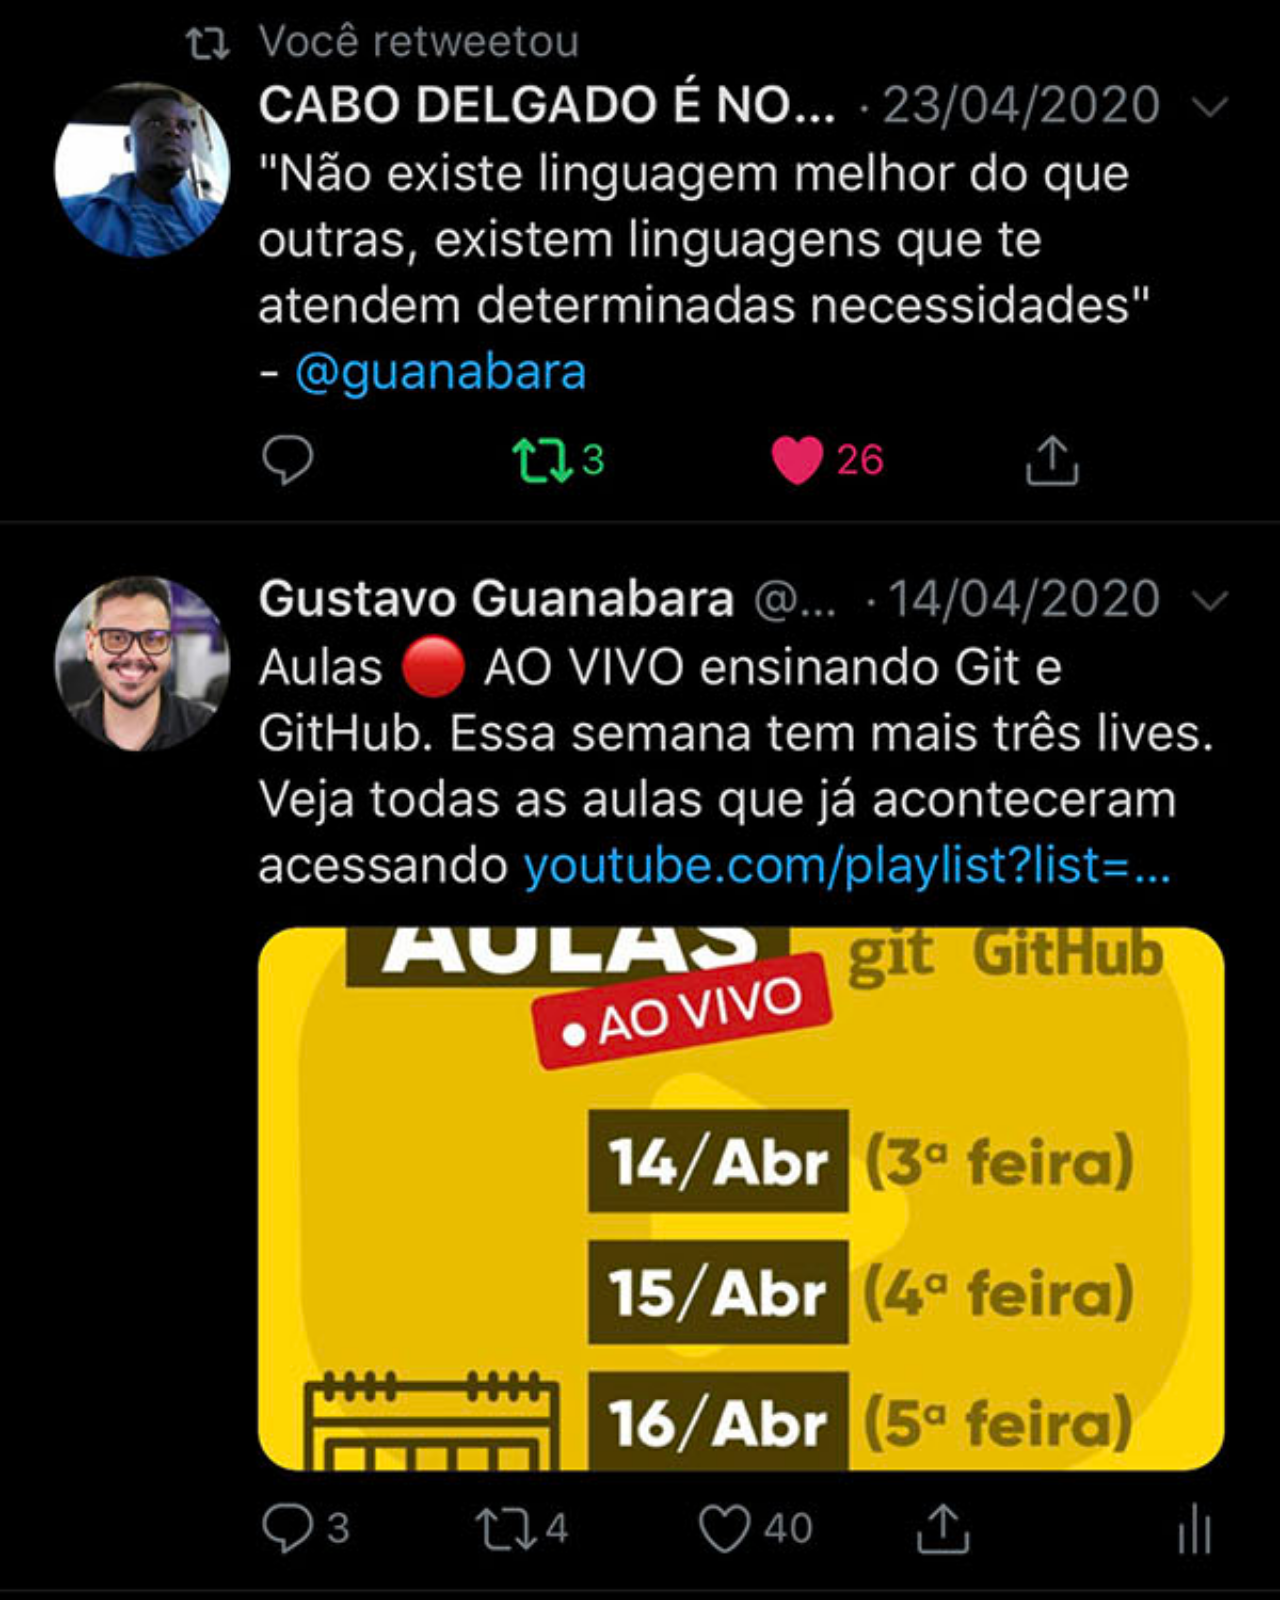
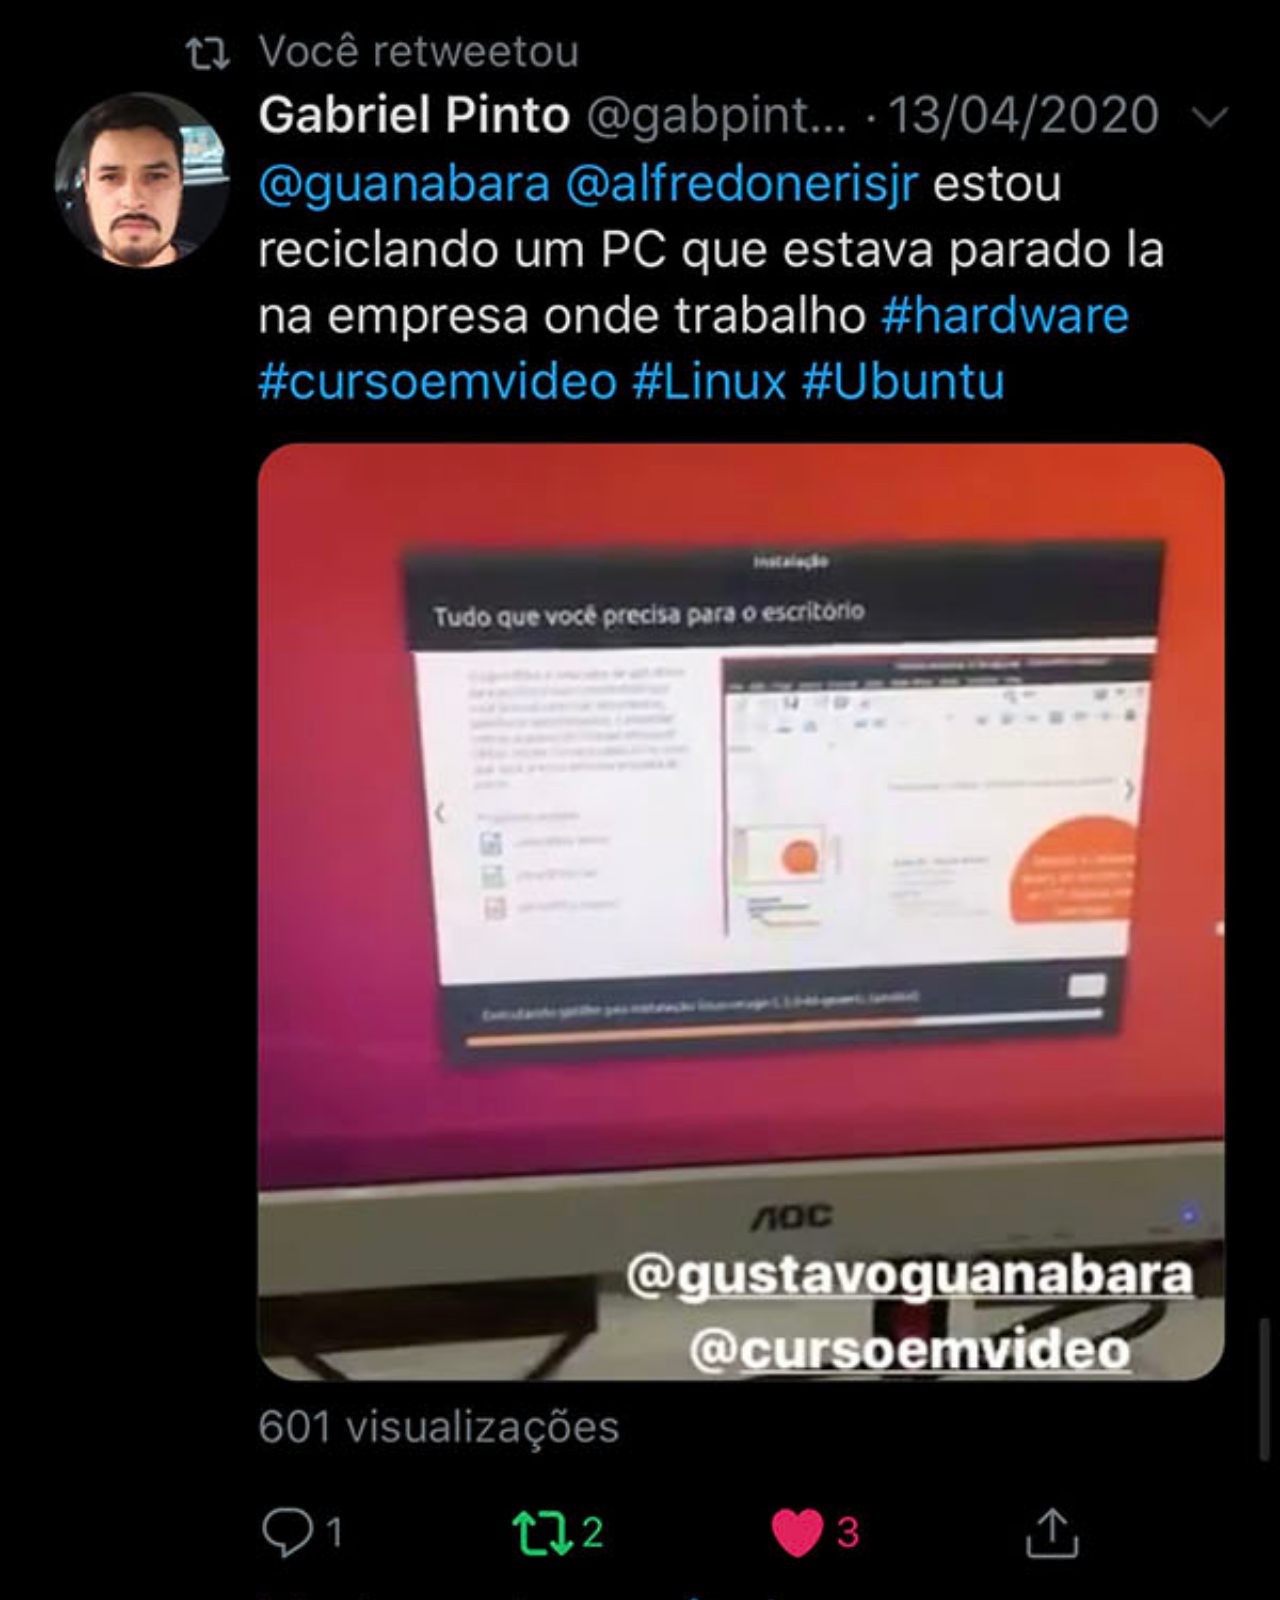
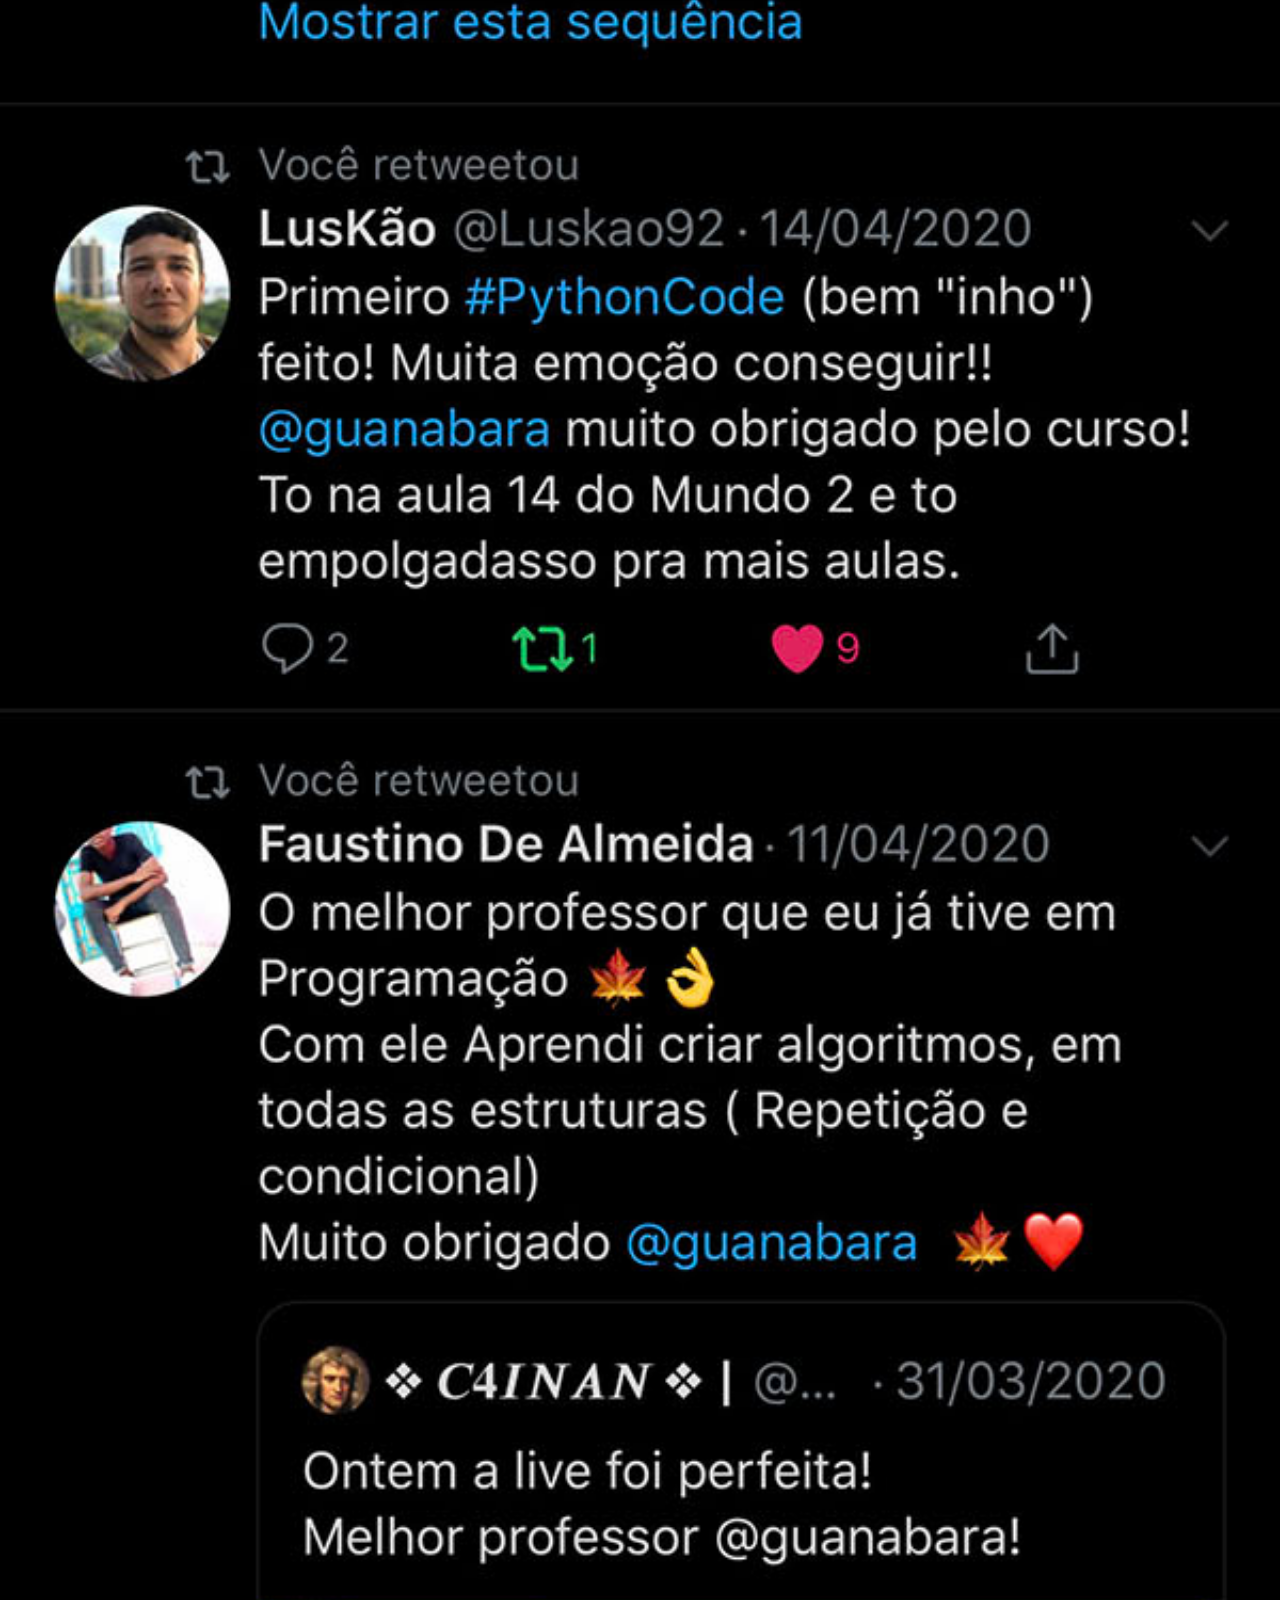
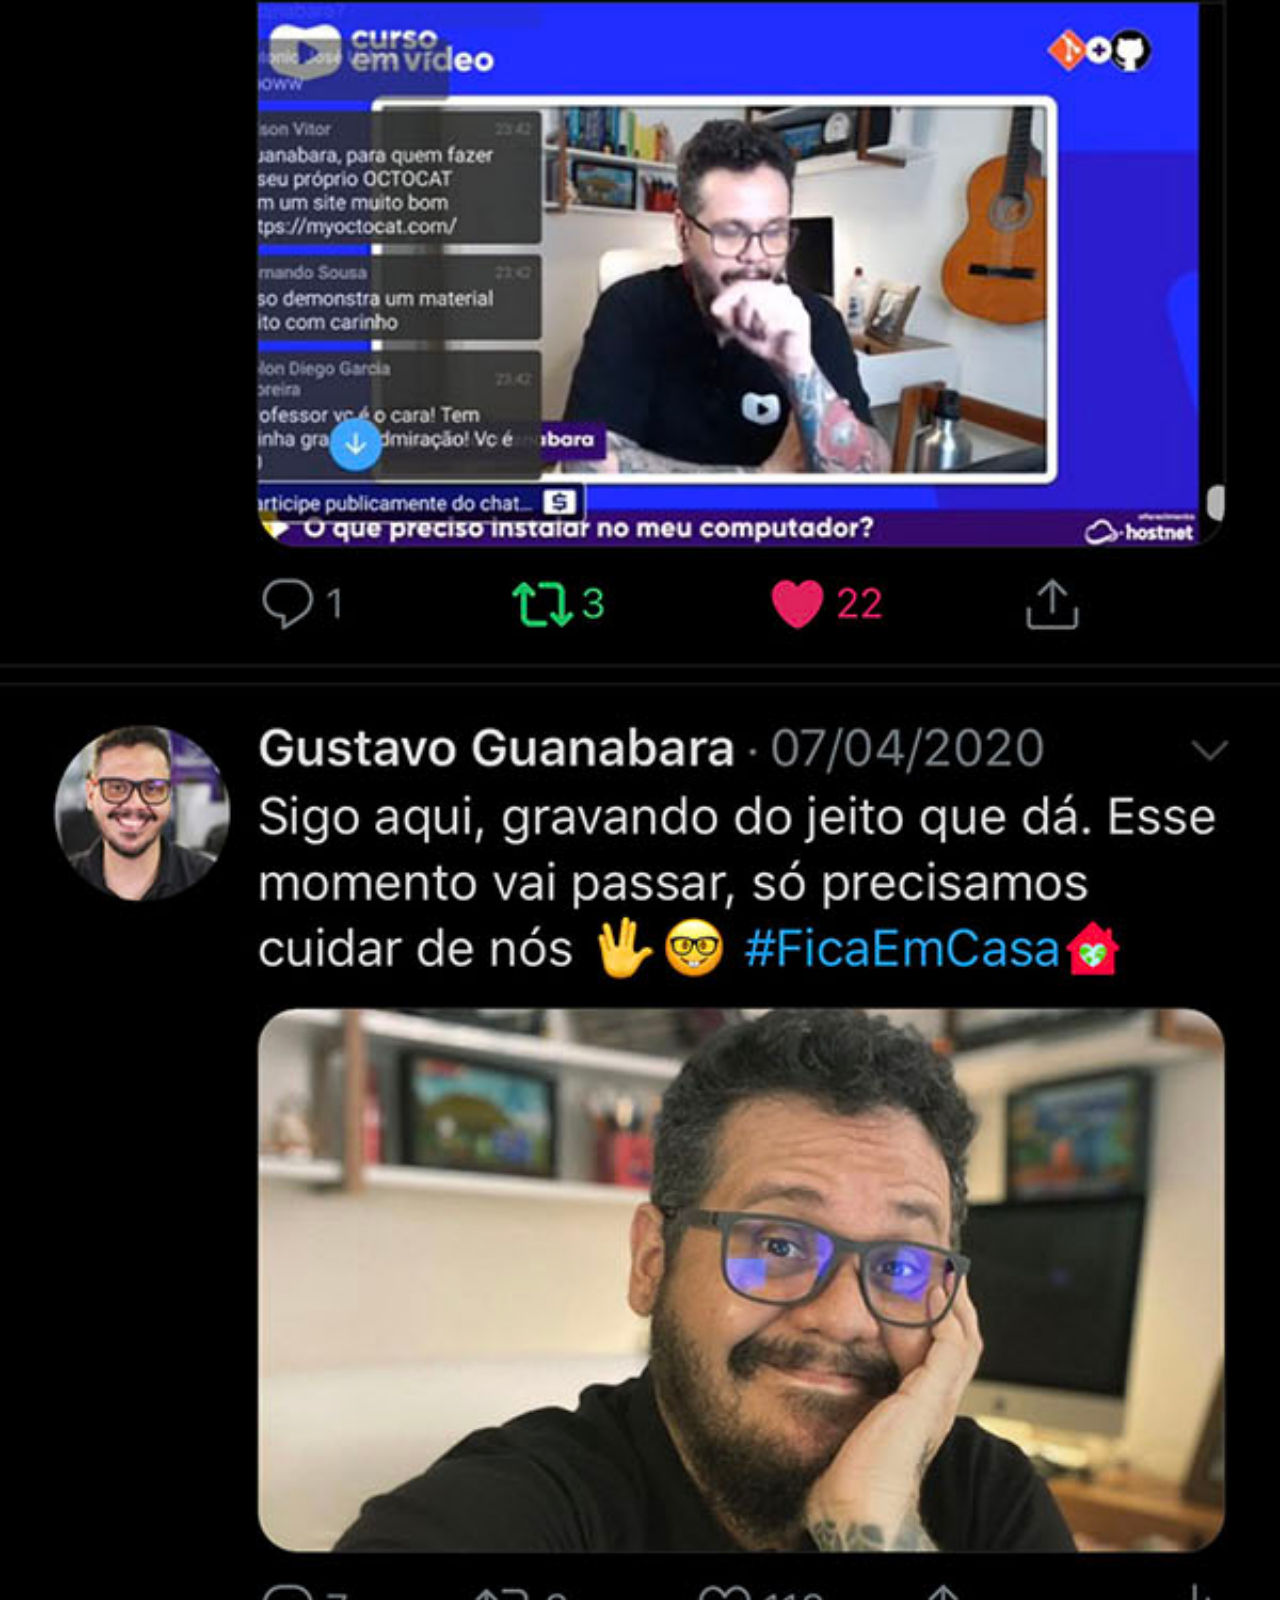
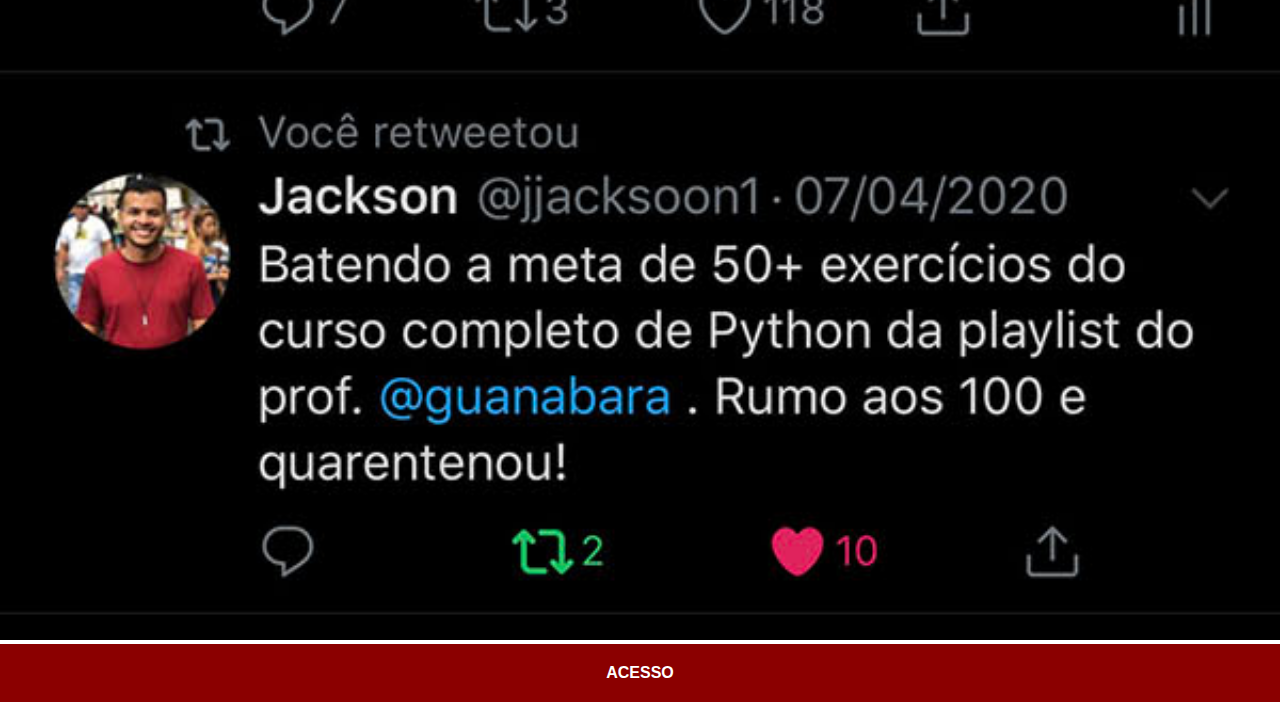
<file: twitter.html>
<!DOCTYPE html>
<html lang="pt-br">
<head>
    <meta charset="UTF-8">
    <meta name="viewport" content="width=device-width, initial-scale=1.0">
    <title>twitter</title>
    <link rel="stylesheet" href="estilos/social.css">
</head>
<body>
    <img src="imagens/tela-twitter.jpg" alt="twitter">
    <a href="https://twitter.com/JhuzeVicthor1" target="_blank">ACESSO</a>
</body>
</html>
</file>
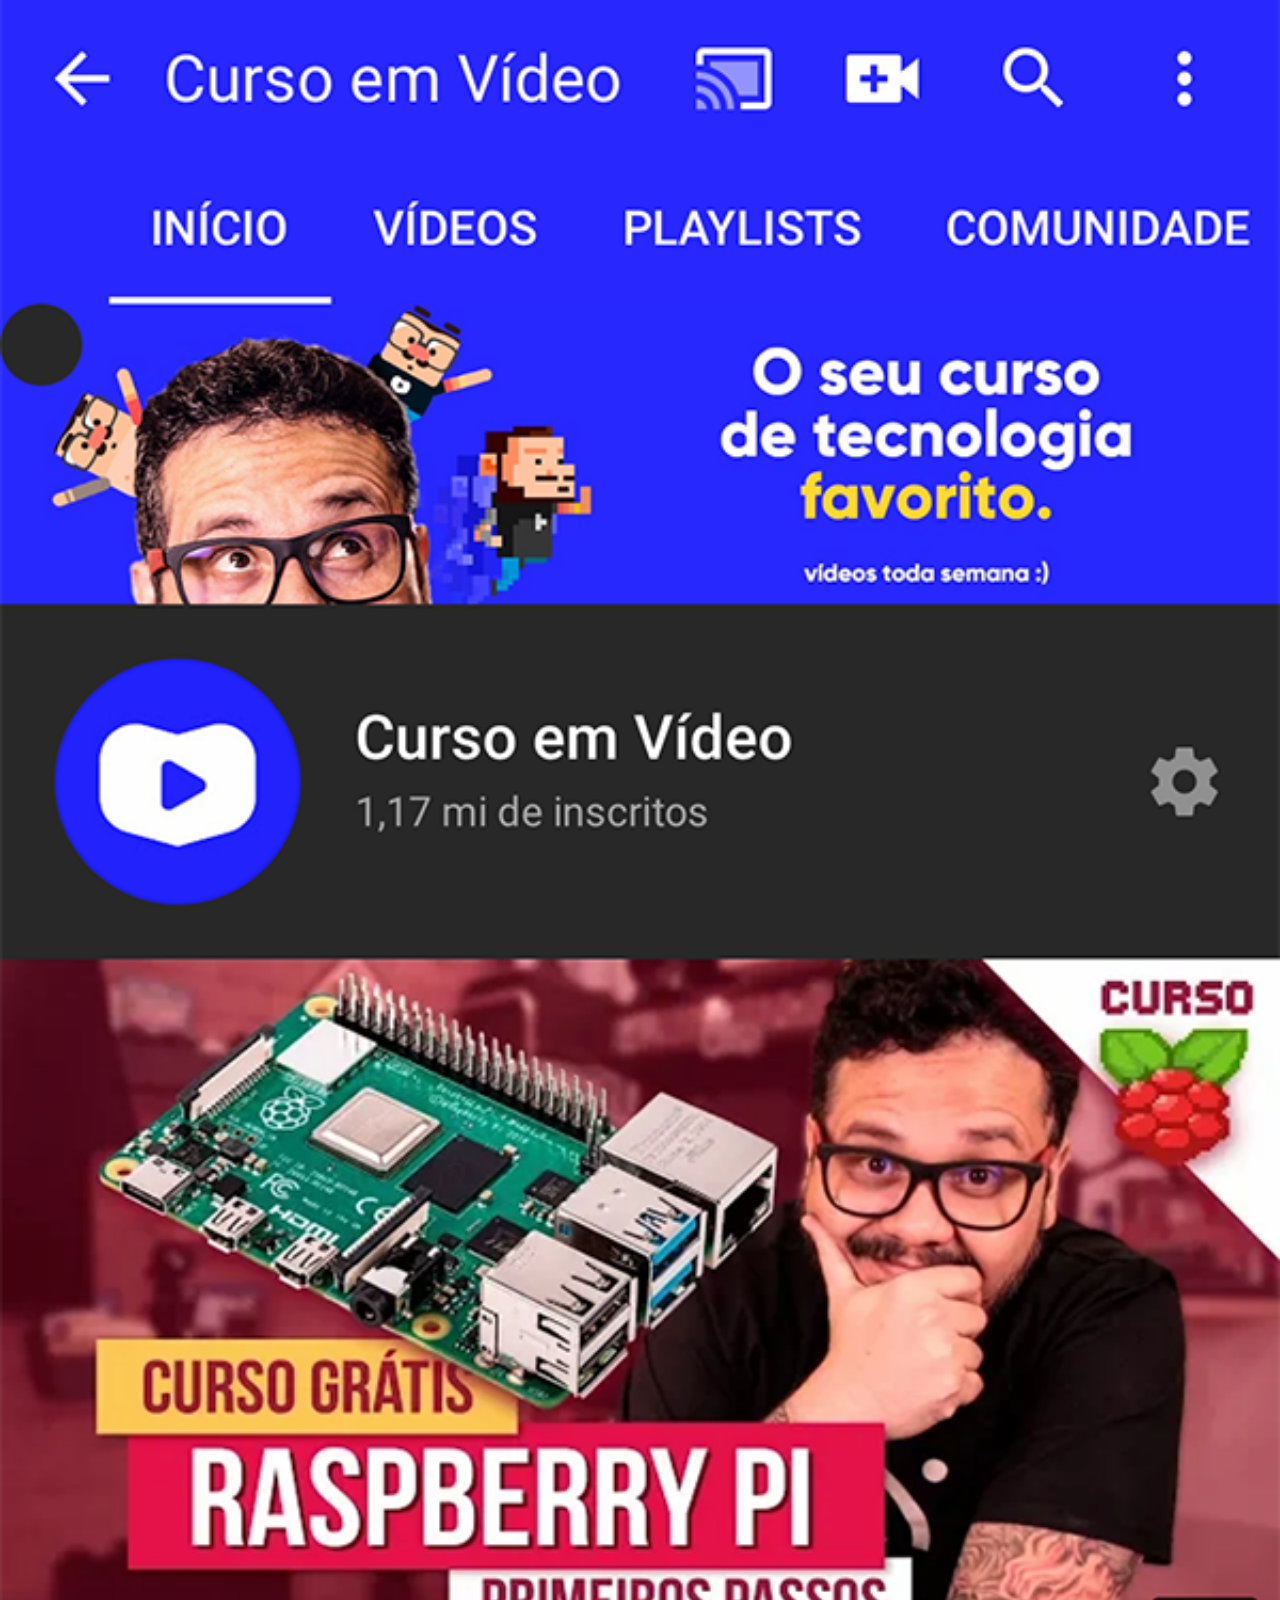
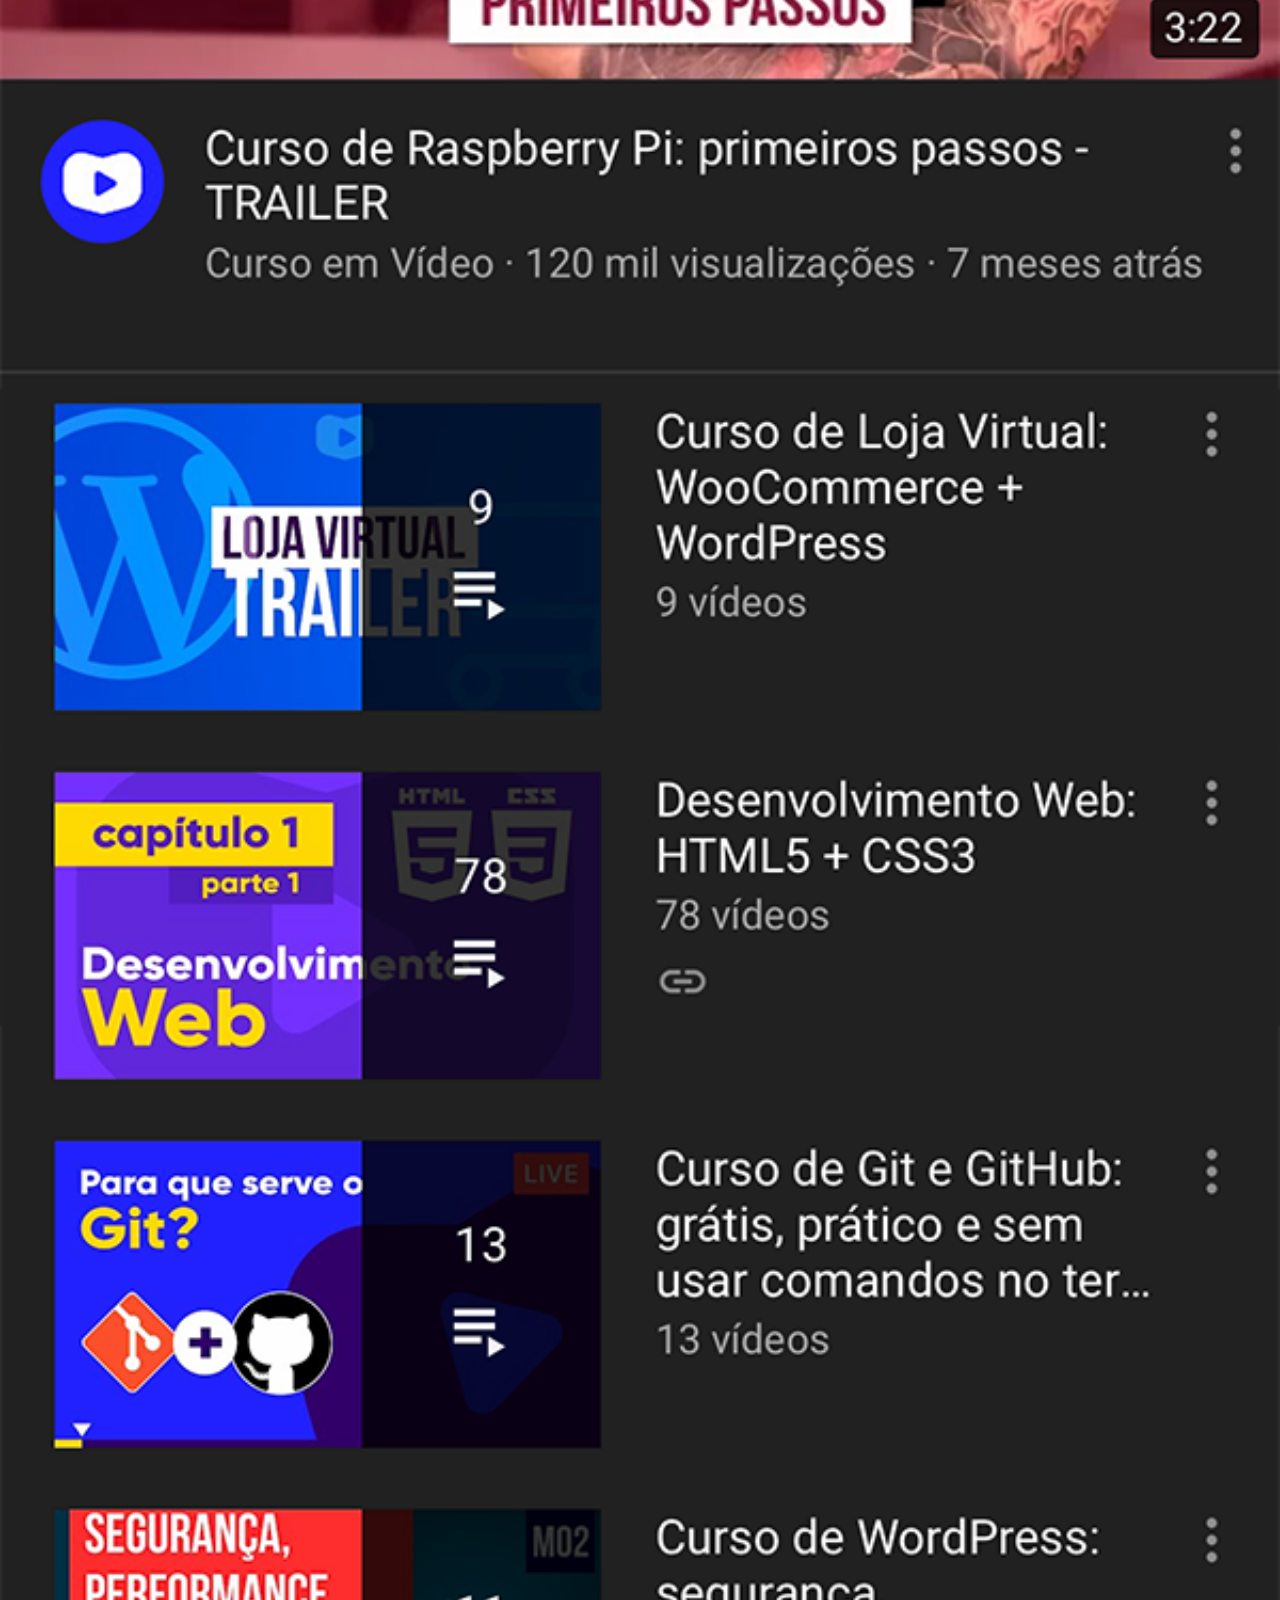
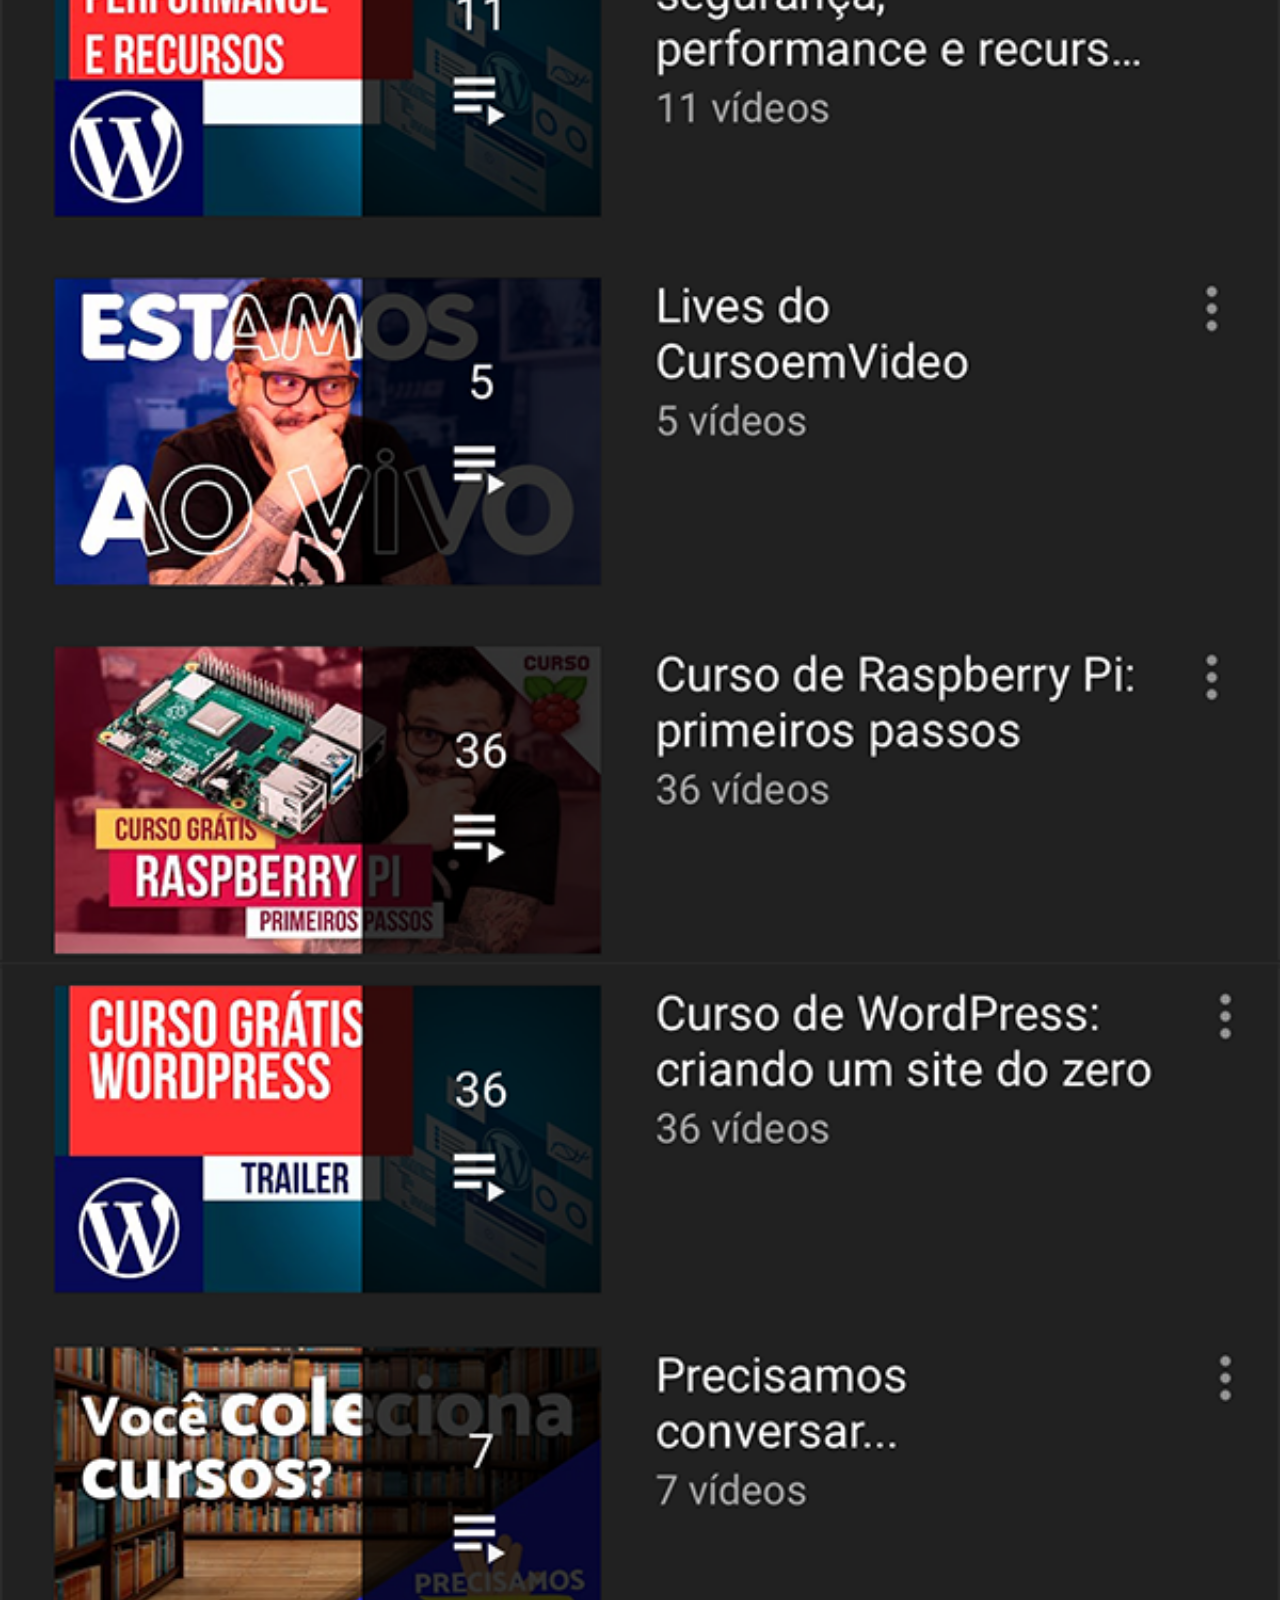
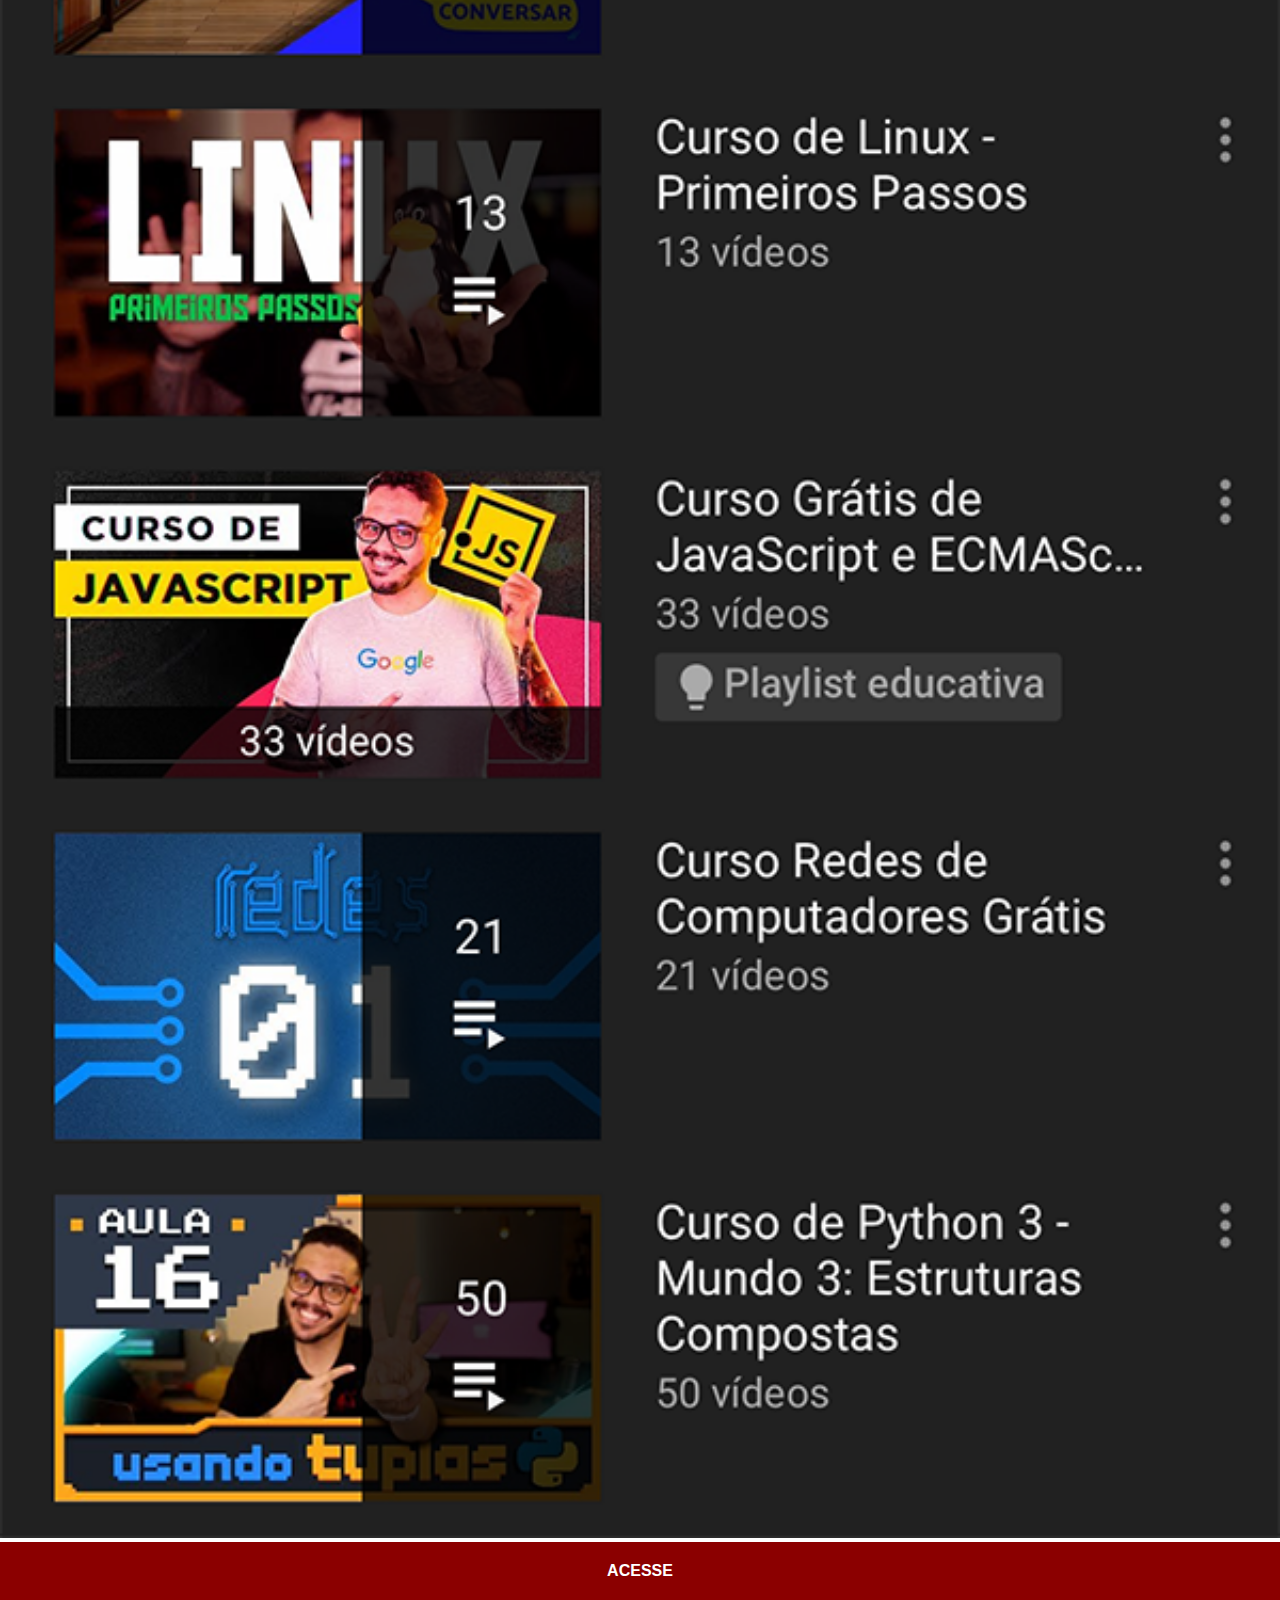
<file: youtube.html>
<!DOCTYPE html>
<html lang="pt-br">
<head>
    <meta charset="UTF-8">
    <meta name="viewport" content="width=device-width, initial-scale=1.0">
    <title>YouTube</title>
    <link rel="stylesheet" href="estilos/social.css">
</head>
<body>
    <img src="imagens/tela-youtube.png" alt="YouTube">
    <a href="https://www.youtube.com/@jhuzevicthor7566" target="_blank">ACESSE</a>
</body>
</html>
</file>
<file: estilos/style.css>
@charset "UFT-8";

* {

    margin: 0px;
    padding: 0px;
    font-family: Arial, Helvetica, sans-serif;
}

html, body{ 
    height: 100vh;
    width: 100vw;
    background-color: black;
}

body{
    background: url('../imagens/fundo-madeira.jpg') no-repeat top center;
    background-size: cover;
    background-attachment: fixed;
}

main{
    position: relative;
    height: 100vh;
}

section#telefone{
    position: absolute;
    top: 50%;
    left: 50%;
    transform: translate(-50%, -50%);

    height: 627px;
    width: 311px;
    background: url(../imagens/frame-iphone.png) no-repeat;
}

iframe#tela{
    position: relative;
    top: 80px;
    left: 22px;
    width: 269px;
    height: 471px;
}

section#redes-sociais{
    text-align: right;
}

section#redes-sociais img {
    width: 50px;
    margin: 10px;
    border-radius: 50%;
    box-shadow: 2px 2px 5px rgba(0, 0, 0, 0.400);
    box-sizing: border-box;
}

section#redes-sociais img:hover{
    border: 2px solid rgba(255, 255, 255, 0.589);
    transform: translate(-3px, -3px);
    box-shadow: 5px 5px 10px black;
    transition: transform 1s;
}
</file>
<file: estilos/social.css>
@charset "UFT-8";

*{
    margin: 0px;
    padding: 0px;
    font-family: Arial, Helvetica, sans-serif;
}

::-webkit-scrollbar{
    width: 0px;
    height: 0px;
}

img{
    width: 100vw;
}

a{
    display: block;
    background-color: darkred;
    color: white;
    padding: 20px;
    text-align: center;
    font-weight: bolder;
    text-decoration: none;
}

a:hover{
    background-color: red;
}
</file>
